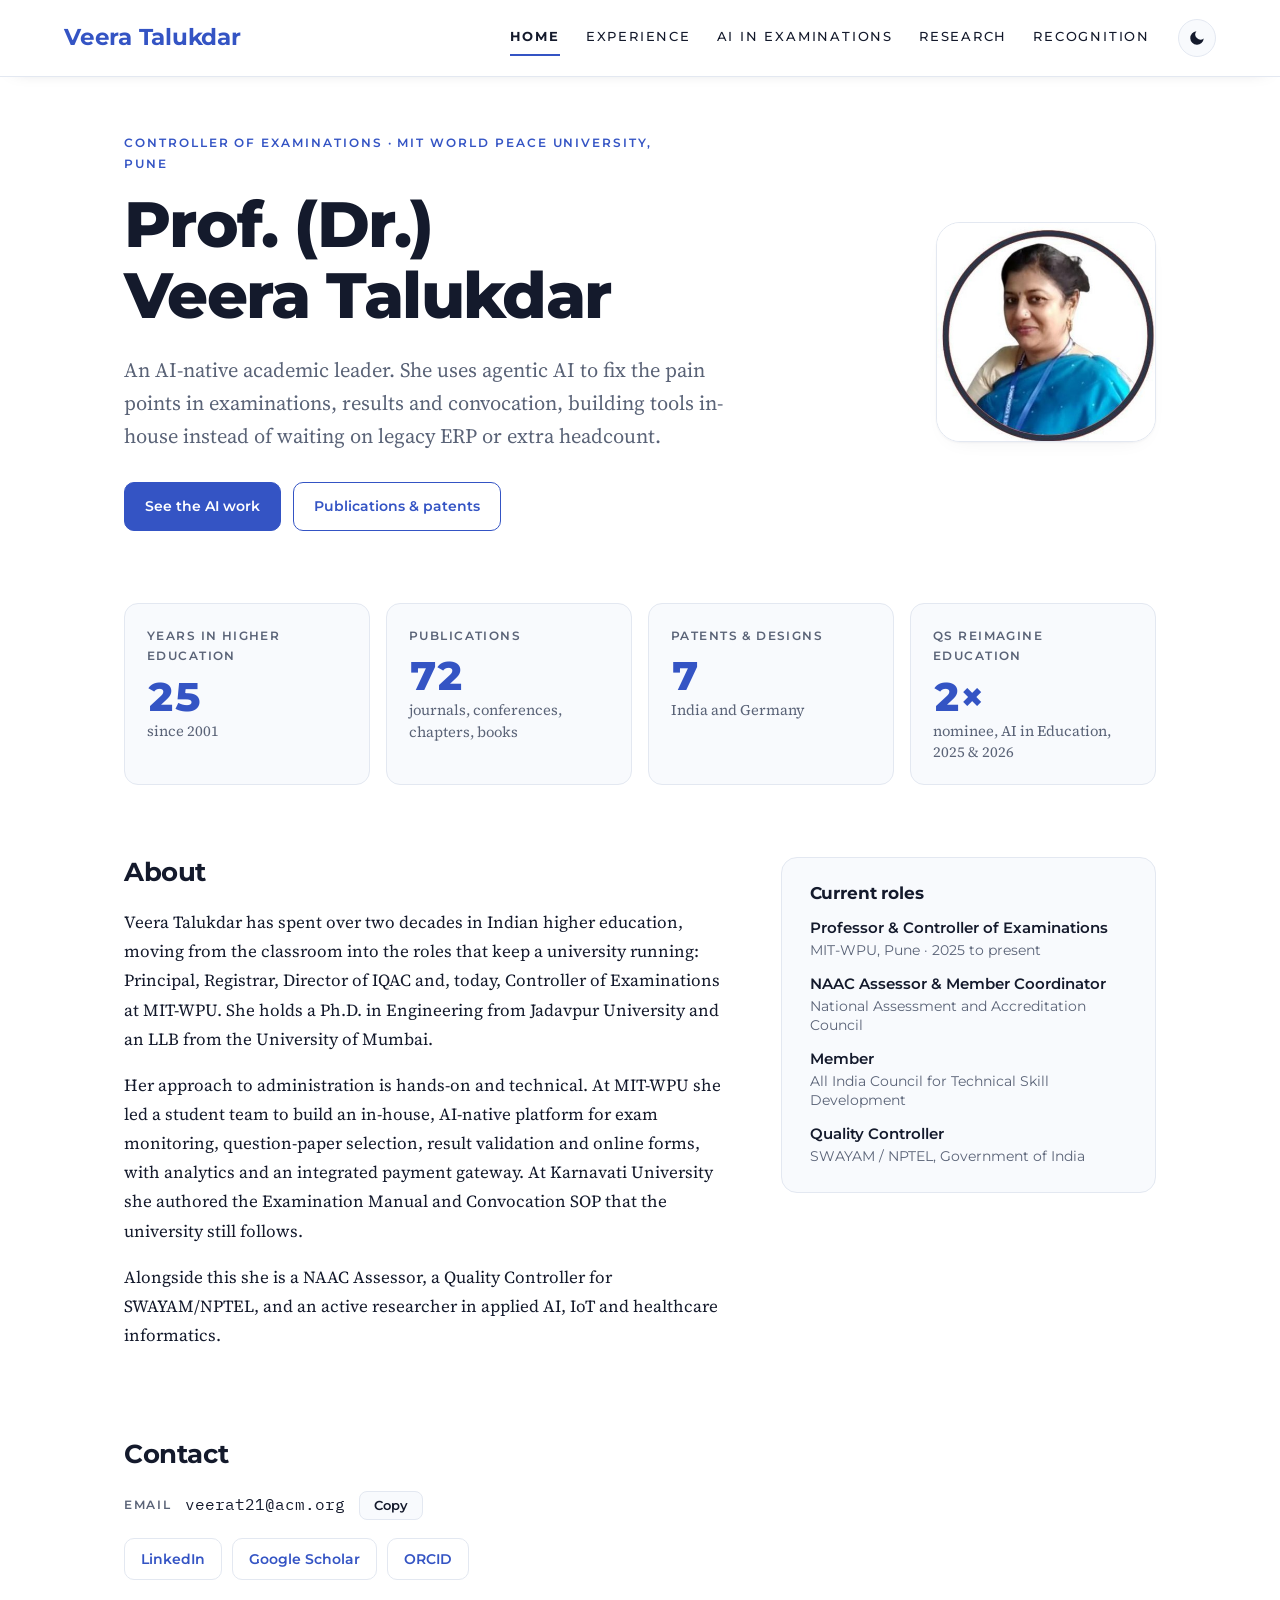
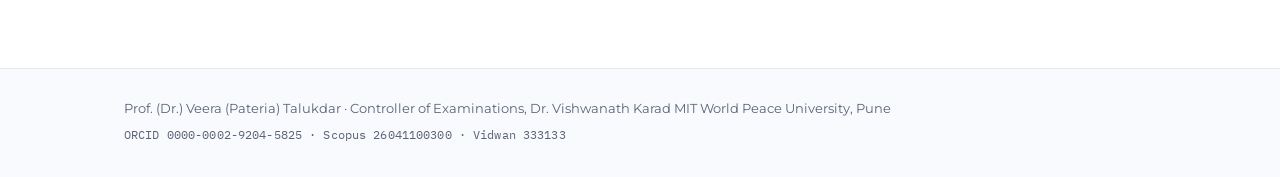
<file: index.html>
<!doctype html><html><head><meta charset=utf8><meta name=viewport content="width=device-width,initial-scale=1,viewport-fit=cover"><style>:root{color-scheme:light;box-sizing:border-box;padding-top:env(safe-area-inset-top,0px);padding-bottom:env(safe-area-inset-bottom,0px)}html{scroll-padding-top:env(safe-area-inset-top,0px)}body{margin:0;padding:0;font:14px -apple-system,BlinkMacSystemFont,sans-serif;background:#faf9f5;color:#141413}img{max-width:100%}[hidden]:not([hidden=until-found i]){display:none!important}</style></head><body>
<title>Prof. Veera Talukdar</title>
<link rel="preconnect" href="https://fonts.googleapis.com"><link rel="preconnect" href="https://fonts.gstatic.com" crossorigin><link rel="stylesheet" href="https://fonts.googleapis.com/css2?family=Montserrat:wght@500;600;700;800&amp;family=Source+Serif+4:ital,opsz,wght@0,8..60,400;0,8..60,600;1,8..60,400&amp;family=IBM+Plex+Mono:wght@400;500&amp;display=swap">
<link rel="stylesheet" href="styles.css">
<script>try{var t=localStorage.getItem("vt-theme");if(t)document.documentElement.setAttribute("data-theme",t)}catch(e){}</script>
<header class="top">
  <div class="top-in">
    <a class="brand" href="index.html">Veera Talukdar</a>
    <nav aria-label="Site"><ul><li><a href="index.html" aria-current="page">Home</a></li><li><a href="experience.html">Experience</a></li><li><a href="ai-in-examinations.html">AI in Examinations</a></li><li><a href="research.html">Research</a></li><li><a href="recognition.html">Recognition</a></li></ul></nav>
    <button type="button" class="theme-toggle" id="themeToggle" aria-label="Switch to dark theme" title="Switch theme">
      <svg class="i-moon" viewBox="0 0 24 24" width="18" height="18" aria-hidden="true"><path fill="currentColor" d="M21 12.8A9 9 0 1 1 11.2 3a7 7 0 0 0 9.8 9.8Z"/></svg>
      <svg class="i-sun" viewBox="0 0 24 24" width="18" height="18" aria-hidden="true"><circle cx="12" cy="12" r="4.5" fill="currentColor"/><g stroke="currentColor" stroke-width="2" stroke-linecap="round"><path d="M12 2v2.5M12 19.5V22M2 12h2.5M19.5 12H22M4.9 4.9l1.8 1.8M17.3 17.3l1.8 1.8M4.9 19.1l1.8-1.8M17.3 6.7l1.8-1.8"/></g></svg>
    </button>
  </div>
</header>
<main class="sheet">

<section class="hero">
  <div class="hero-text">
    <p class="eyebrow">Controller of Examinations &middot; MIT World Peace University, Pune</p>
    <h1>Prof. (Dr.) Veera Talukdar</h1>
    <p class="lede">An AI-native academic leader. She uses agentic AI to fix the pain points in examinations,
    results and convocation, building tools in-house instead of waiting on legacy ERP or extra headcount.</p>
    <div class="actions">
      <a class="btn" href="ai-in-examinations.html">See the AI work</a>
      <a class="btn ghost" href="research.html">Publications &amp; patents</a>
    </div>
  </div>
  <figure class="portrait"><img src="photo.jpg" alt="Portrait of Prof. (Dr.) Veera Talukdar" width="210" height="210"></figure>
</section>

<section class="register" aria-label="At a glance">
  <dl>
    <div><dt>Years in higher education</dt><dd><b>25</b><span>since 2001</span></dd></div>
    <div><dt>Publications</dt><dd><b>72</b><span>journals, conferences, chapters, books</span></dd></div>
    <div><dt>Patents &amp; designs</dt><dd><b>7</b><span>India and Germany</span></dd></div>
    <div><dt>QS Reimagine Education</dt><dd><b>2&times;</b><span>nominee, AI in Education, 2025 &amp; 2026</span></dd></div>
  </dl>
</section>

<section class="split">
  <div>
    <h2>About</h2>
    <p>Veera Talukdar has spent over two decades in Indian higher education, moving from the classroom into
    the roles that keep a university running: Principal, Registrar, Director of IQAC and, today, Controller of
    Examinations at MIT-WPU. She holds a Ph.D. in Engineering from Jadavpur University and an LLB from the
    University of Mumbai.</p>
    <p>Her approach to administration is hands-on and technical. At MIT-WPU she led a student team to build an
    in-house, AI-native platform for exam monitoring, question-paper selection, result validation and
    online forms, with analytics and an integrated payment gateway. At Karnavati University she authored the
    Examination Manual and Convocation SOP that the university still follows.</p>
    <p>Alongside this she is a NAAC Assessor, a Quality Controller for SWAYAM/NPTEL, and an active researcher in
    applied AI, IoT and healthcare informatics.</p>
  </div>
  <aside class="note">
    <h3>Current roles</h3>
    <ul class="plain">
      <li><b>Professor &amp; Controller of Examinations</b><span>MIT-WPU, Pune &middot; 2025 to present</span></li>
      <li><b>NAAC Assessor &amp; Member Coordinator</b><span>National Assessment and Accreditation Council</span></li>
      <li><b>Member</b><span>All India Council for Technical Skill Development</span></li>
      <li><b>Quality Controller</b><span>SWAYAM / NPTEL, Government of India</span></li>
    </ul>
  </aside>
</section>

<section>
  <h2>Contact</h2>
  <div class="contact">
    <div class="copyrow">
      <span class="label">Email</span>
      <code id="email">veerat21@acm.org</code>
      <button type="button" class="copy" data-copy="email">Copy</button>
    </div>
    <ul class="links">
      <li><a href="https://www.linkedin.com/in/dr-veera-pateria-talukdar-26930b17/">LinkedIn</a></li>
      <li><a href="https://scholar.google.com/citations?user=azy2nTkAAAAJ">Google Scholar</a></li>
      <li><a href="https://orcid.org/0000-0002-9204-5825">ORCID</a></li>
      <!-- <li><a href="https://sites.google.com/view/veerat/home">Personal page</a></li> -->
    </ul>
  </div>
</section>

</main>
<footer class="foot">
  <div class="foot-in">
    <p>Prof. (Dr.) Veera (Pateria) Talukdar &middot; Controller of Examinations, Dr. Vishwanath Karad MIT World Peace University, Pune</p>
    <p class="mono">ORCID 0000-0002-9204-5825 &middot; Scopus 26041100300 &middot; Vidwan 333133</p>
  </div>
</footer>
<script src="site.js"></script>

</body></html>
</file>
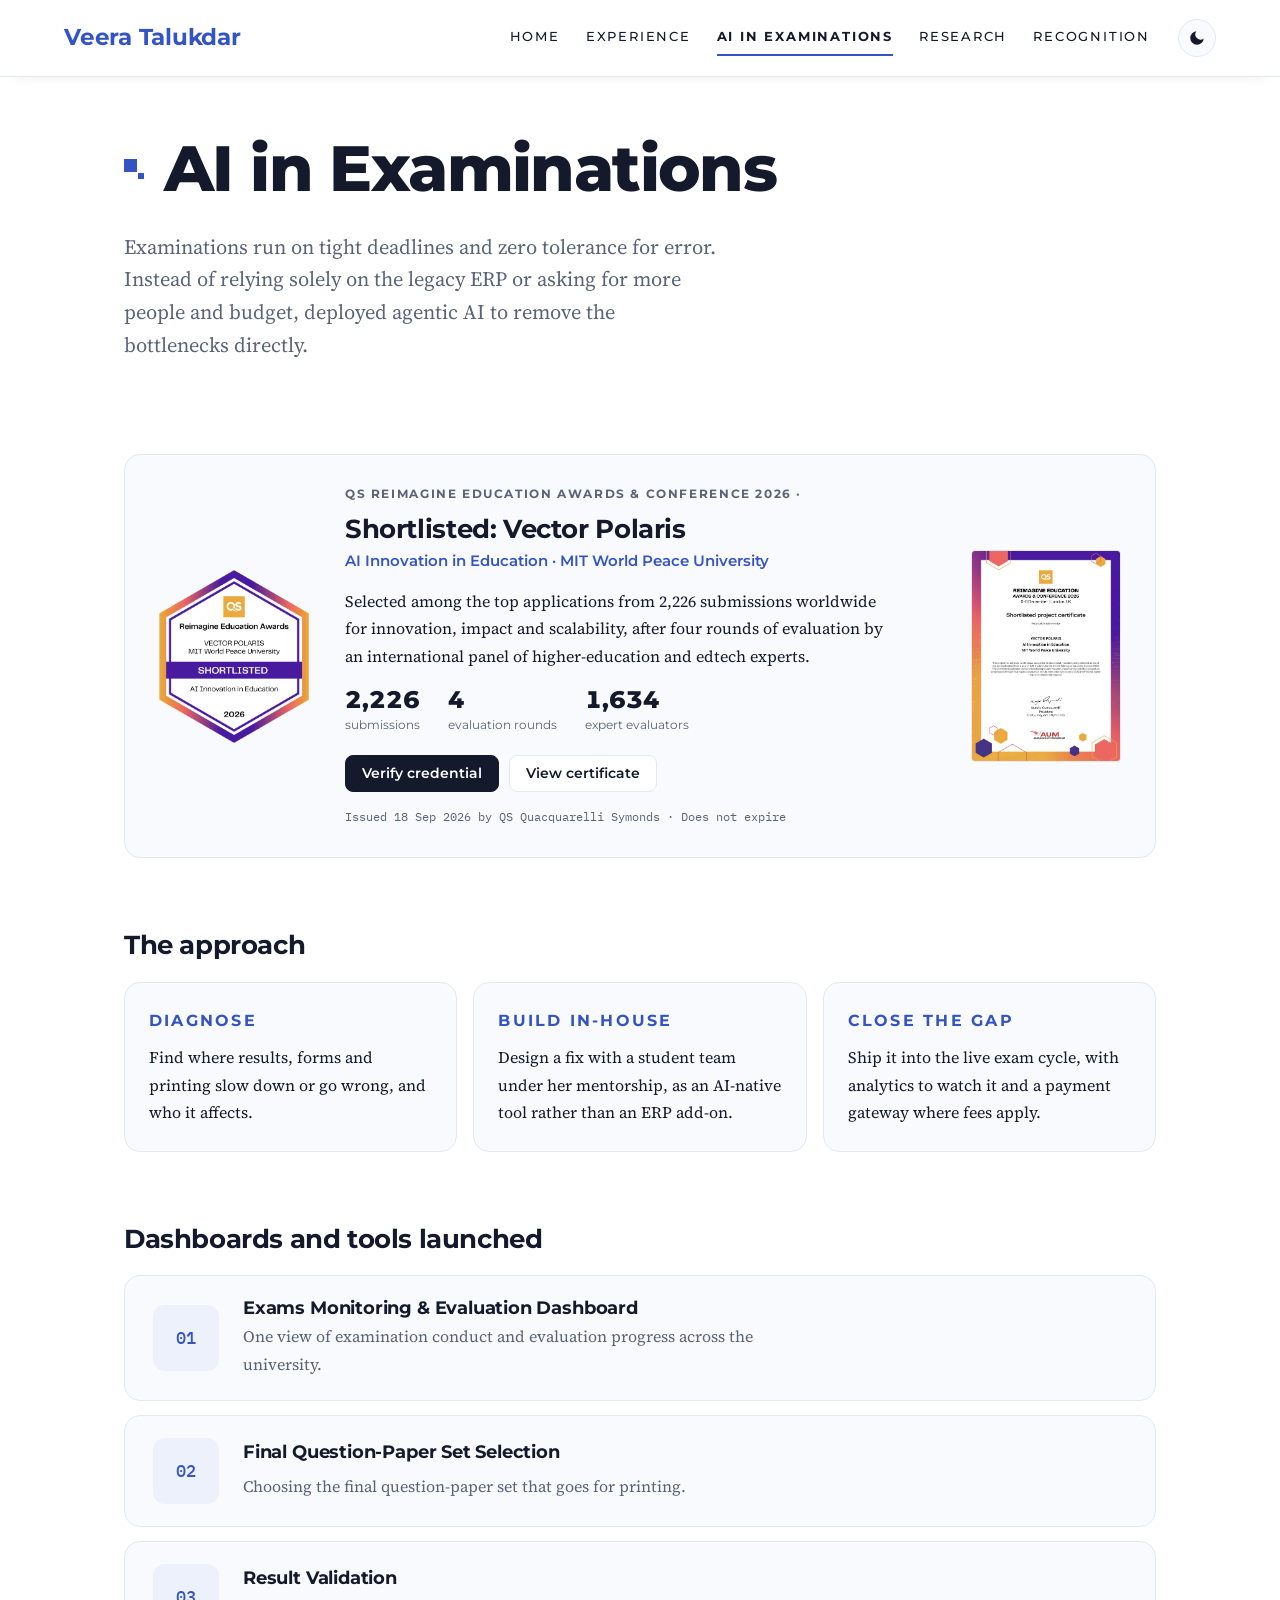
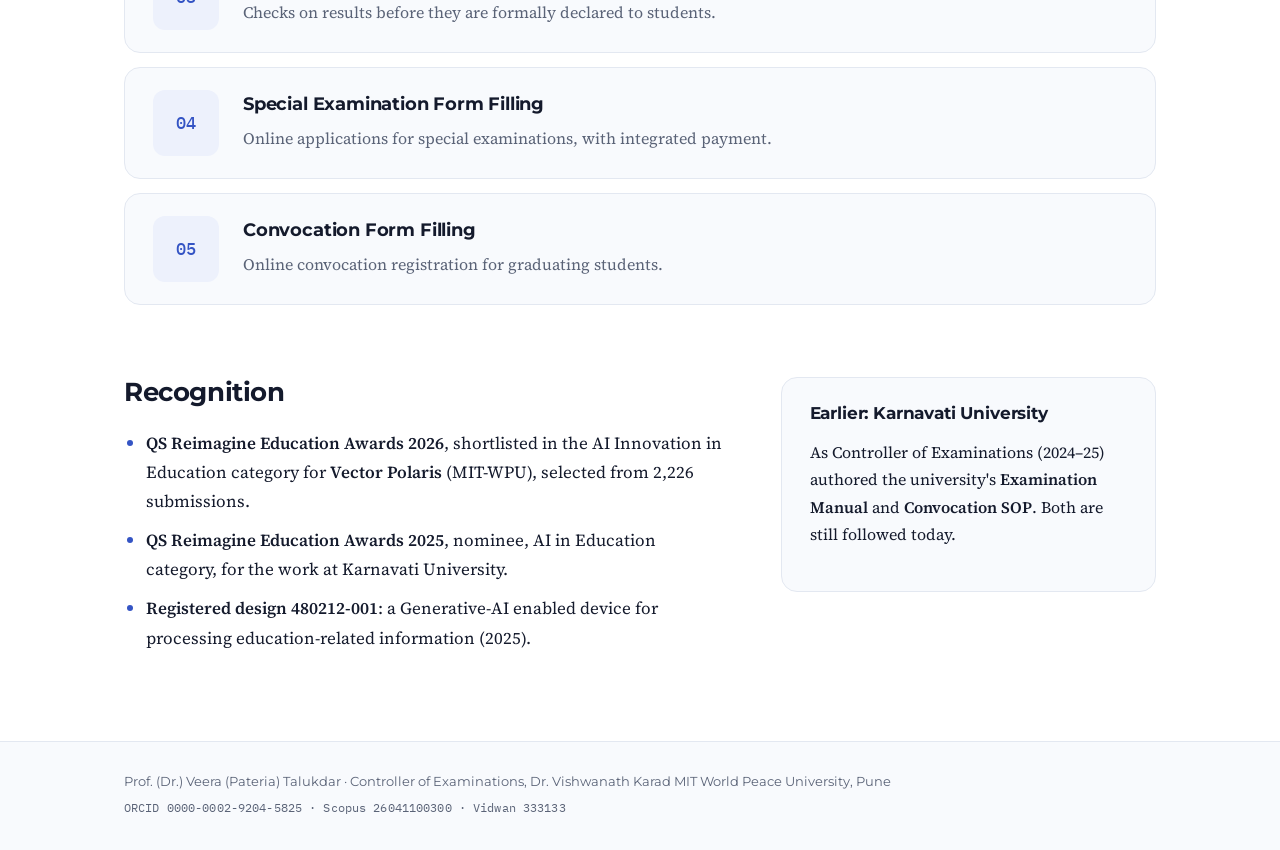
<file: ai-in-examinations.html>
<!doctype html>
<html lang="en">
<head>
<meta charset="utf-8">
<meta name="viewport" content="width=device-width, initial-scale=1, viewport-fit=cover">
<title>AI in Examinations · Veera Talukdar</title>
<link rel="preconnect" href="https://fonts.googleapis.com"><link rel="preconnect" href="https://fonts.gstatic.com" crossorigin><link rel="stylesheet" href="https://fonts.googleapis.com/css2?family=Montserrat:wght@500;600;700;800&amp;family=Source+Serif+4:ital,opsz,wght@0,8..60,400;0,8..60,600;1,8..60,400&amp;family=IBM+Plex+Mono:wght@400;500&amp;display=swap">
<link rel="stylesheet" href="styles.css">
<script>try{var t=localStorage.getItem("vt-theme");if(t)document.documentElement.setAttribute("data-theme",t)}catch(e){}</script>
<style>
/* QS credential: badge, certificate and plain buttons (uses the site's theme tokens) */
.credential {
  display: grid; grid-template-columns: 150px minmax(0, 1fr) 150px; gap: 24px 36px; align-items: center;
  padding: 30px 34px; border: 1px solid var(--border); border-radius: 16px; background: var(--surface);
}
.credential > * { min-width: 0; }
.cred-badge { display: block; width: 150px; max-width: 100%; height: auto; }
.cred-kicker {
  font-family: var(--font-display); font-size: .72rem; font-weight: 700; letter-spacing: .14em; text-transform: uppercase;
  color: var(--muted); margin: 0 0 10px;
}
.credential h2 { margin: 0 0 4px; font-size: 1.6rem; }
.cred-sub { font-family: var(--font-display); font-size: .95rem; color: var(--accent); font-weight: 600; margin: 0 0 14px; }
.credential p.cred-body { margin: 0 0 16px; font-size: 1rem; }
.cred-stats { list-style: none; margin: 0 0 20px; padding: 0; display: flex; flex-wrap: wrap; gap: 10px 28px; }
.cred-stats li { display: grid; }
.cred-stats b {
  font-family: var(--font-display); font-size: 1.5rem; font-weight: 800; line-height: 1.15;
  color: var(--ink); font-variant-numeric: tabular-nums;
}
.cred-stats span { font-family: var(--font-display); font-size: .78rem; color: var(--muted); }
.cred-actions { display: flex; flex-wrap: wrap; align-items: center; gap: 10px; }
.cred-btn {
  display: inline-block; padding: 9px 16px; border-radius: 8px; cursor: pointer; text-decoration: none;
  font-family: var(--font-display); font-size: .86rem; font-weight: 600; line-height: 1.2;
  border: 1px solid var(--border); background: var(--bg); color: var(--ink);
}
.cred-btn:hover { border-color: var(--ink); text-decoration: none; }
.cred-btn.primary { background: var(--ink); border-color: var(--ink); color: var(--bg); }
.cred-btn.primary:hover { background: var(--accent); border-color: var(--accent); }
.cred-meta { font-family: var(--font-mono); font-size: .78rem; color: var(--muted); margin: 14px 0 0; }
.cert-thumb { display: block; padding: 0; border: 0; background: none; cursor: zoom-in; justify-self: end; }
.cert-thumb img {
  display: block; width: 150px; max-width: 100%; height: auto; border-radius: 4px;
  border: 1px solid var(--border);
}
.cert-thumb:hover img { border-color: var(--ink); }
.cert-dialog {
  width: min(720px, calc(100vw - 32px)); max-height: calc(100vh - 32px); padding: 0; border: 1px solid var(--border);
  border-radius: 12px; background: var(--bg); color: var(--ink);
}
.cert-dialog::backdrop { background: rgba(14, 18, 32, .6); }
.cert-dialog-in { display: grid; gap: 12px; padding: 16px; }
.cert-dialog-head { display: flex; align-items: center; justify-content: space-between; gap: 16px; }
.cert-dialog-head p { margin: 0; font-family: var(--font-display); font-weight: 700; font-size: .92rem; }
.cert-dialog img { display: block; width: 100%; height: auto; max-height: calc(100vh - 150px); object-fit: contain; }
@media (max-width: 860px) {
  .credential { grid-template-columns: 120px minmax(0, 1fr); }
  .cred-badge { width: 120px; }
  .cert-thumb { display: none; }
}
@media (max-width: 560px) {
  .credential { grid-template-columns: minmax(0, 1fr); padding: 24px 20px; }
  .cred-badge { width: 110px; }
}
</style>
</head>
<body>
<header class="top">
  <div class="top-in">
    <a class="brand" href="index.html">Veera Talukdar</a>
    <nav aria-label="Site"><ul><li><a href="index.html">Home</a></li><li><a href="experience.html">Experience</a></li><li><a href="ai-in-examinations.html" aria-current="page">AI in Examinations</a></li><li><a href="research.html">Research</a></li><li><a href="recognition.html">Recognition</a></li></ul></nav>
    <button type="button" class="theme-toggle" id="themeToggle" aria-label="Switch to dark theme" title="Switch theme">
      <svg class="i-moon" viewBox="0 0 24 24" width="18" height="18" aria-hidden="true"><path fill="currentColor" d="M21 12.8A9 9 0 1 1 11.2 3a7 7 0 0 0 9.8 9.8Z"/></svg>
      <svg class="i-sun" viewBox="0 0 24 24" width="18" height="18" aria-hidden="true"><circle cx="12" cy="12" r="4.5" fill="currentColor"/><g stroke="currentColor" stroke-width="2" stroke-linecap="round"><path d="M12 2v2.5M12 19.5V22M2 12h2.5M19.5 12H22M4.9 4.9l1.8 1.8M17.3 17.3l1.8 1.8M4.9 19.1l1.8-1.8M17.3 6.7l1.8-1.8"/></g></svg>
    </button>
  </div>
</header>
<main class="sheet">

<header class="page-head">
  <h1>AI in Examinations</h1>
  <p class="lede">Examinations run on tight deadlines and zero tolerance for error. Instead of relying solely on
  the legacy ERP or asking for more people and budget,  deployed agentic AI to remove the bottlenecks directly.</p>
</header>

<section class="credential" aria-labelledby="cred-title">
  <img class="cred-badge" src="/qs-2026-badge.png" width="150" height="173"
       alt="QS Reimagine Education Awards 2026 badge: Vector Polaris, MIT World Peace University, Shortlisted, AI Innovation in Education">
  <div>
    <p class="cred-kicker">QS Reimagine Education Awards &amp; Conference 2026 &middot</p>
    <h2 id="cred-title">Shortlisted: Vector Polaris</h2>
    <p class="cred-sub">AI Innovation in Education &middot; MIT World Peace University</p>
    <p class="cred-body">Selected among the top applications from 2,226 submissions worldwide for innovation, impact and
    scalability, after four rounds of evaluation by an international panel of higher-education and edtech experts.</p>
    <ul class="cred-stats">
      <li><b>2,226</b><span>submissions</span></li>
      <li><b>4</b><span>evaluation rounds</span></li>
      <li><b>1,634</b><span>expert evaluators</span></li>
    </ul>
    <div class="cred-actions">
      <a class="cred-btn primary" href="https://www.credential.net/5abb5b8d-9291-4022-9406-ef1fc9f77c1b" target="_blank" rel="noopener">Verify credential</a>
      <button type="button" class="cred-btn" id="certOpen" aria-haspopup="dialog" aria-controls="certDialog">View certificate</button>
    </div>
    <p class="cred-meta">Issued 18 Sep 2026 by QS Quacquarelli Symonds &middot; Does not expire</p>
  </div>
  <button type="button" class="cert-thumb" id="certThumb" aria-label="View certificate">
    <img src="/qs-2026-certificate.jpg" width="150" height="212" alt="">
  </button>
</section>

<dialog class="cert-dialog" id="certDialog" aria-labelledby="certDialogTitle">
  <div class="cert-dialog-in">
    <div class="cert-dialog-head">
      <p id="certDialogTitle">Shortlisted project certificate &middot; QS Reimagine Education 2026</p>
      <button type="button" class="cred-btn" id="certClose">Close</button>
    </div>
    <img src="/qs-2026-certificate.jpg" width="950" height="1345"
         alt="QS Reimagine Education Awards &amp; Conference 2026 shortlisted project certificate for Vector Polaris, AI Innovation in Education, MIT World Peace University">
  </div>
</dialog>
<script>
(function () {
  var d = document.getElementById("certDialog");
  var openers = [document.getElementById("certOpen"), document.getElementById("certThumb")];
  if (!d || typeof d.showModal !== "function") {
    openers.forEach(function (o) { if (o) o.addEventListener("click", function () { window.location.href = "images/qs-2026-certificate.jpg"; }); });
    return;
  }
  openers.forEach(function (o) { if (o) o.addEventListener("click", function () { d.showModal(); }); });
  document.getElementById("certClose").addEventListener("click", function () { d.close(); });
  d.addEventListener("click", function (e) { if (e.target === d) d.close(); });
})();
</script>

<section>
  <h2>The approach</h2>
  <div class="trio">
    <div><p class="mono step">Diagnose</p><p>Find where results, forms and printing slow down or go wrong, and who it affects.</p></div>
    <div><p class="mono step">Build in-house</p><p>Design a fix with a student team under her mentorship, as an AI-native tool rather than an ERP add-on.</p></div>
    <div><p class="mono step">Close the gap</p><p>Ship it into the live exam cycle, with analytics to watch it and a payment gateway where fees apply.</p></div>
  </div>
</section>

<section>
  <h2>Dashboards and tools launched</h2>
  <ol class="tools">
    <li><h3>Exams Monitoring &amp; Evaluation Dashboard</h3><p>One view of examination conduct and evaluation progress across the university.</p></li>
    <li><h3>Final Question-Paper Set Selection</h3><p>Choosing the final question-paper set that goes for printing.</p></li>
    <li><h3>Result Validation</h3><p>Checks on results before they are formally declared to students.</p></li>
    <li><h3>Special Examination Form Filling</h3><p>Online applications for special examinations, with integrated payment.</p></li>
    <li><h3>Convocation Form Filling</h3><p>Online convocation registration for graduating students.</p></li>
  </ol>
</section>

<section class="split">
  <div>
    <h2>Recognition</h2>
    <ul class="ticks">
      <li><b>QS Reimagine Education Awards 2026</b>, shortlisted in the AI Innovation in Education category for <b>Vector Polaris</b> (MIT-WPU), selected from 2,226 submissions.</li>
      <li><b>QS Reimagine Education Awards 2025</b>, nominee, AI in Education category, for the work at Karnavati University.</li>
      <li><b>Registered design 480212-001</b>: a Generative-AI enabled device for processing education-related information (2025).</li>
    </ul>
  </div>
  <aside class="note">
    <h3>Earlier: Karnavati University</h3>
    <p>As Controller of Examinations (2024&ndash;25)  authored the university's <b>Examination Manual</b> and
    <b>Convocation SOP</b>. Both are still followed today.</p>
  </aside>
</section>

</main>
<footer class="foot">
  <div class="foot-in">
    <p>Prof. (Dr.) Veera (Pateria) Talukdar &middot; Controller of Examinations, Dr. Vishwanath Karad MIT World Peace University, Pune</p>
    <p class="mono">ORCID 0000-0002-9204-5825 &middot; Scopus 26041100300 &middot; Vidwan 333133</p>
  </div>
</footer>
<script src="site.js"></script>
</body>
</html>
</file>
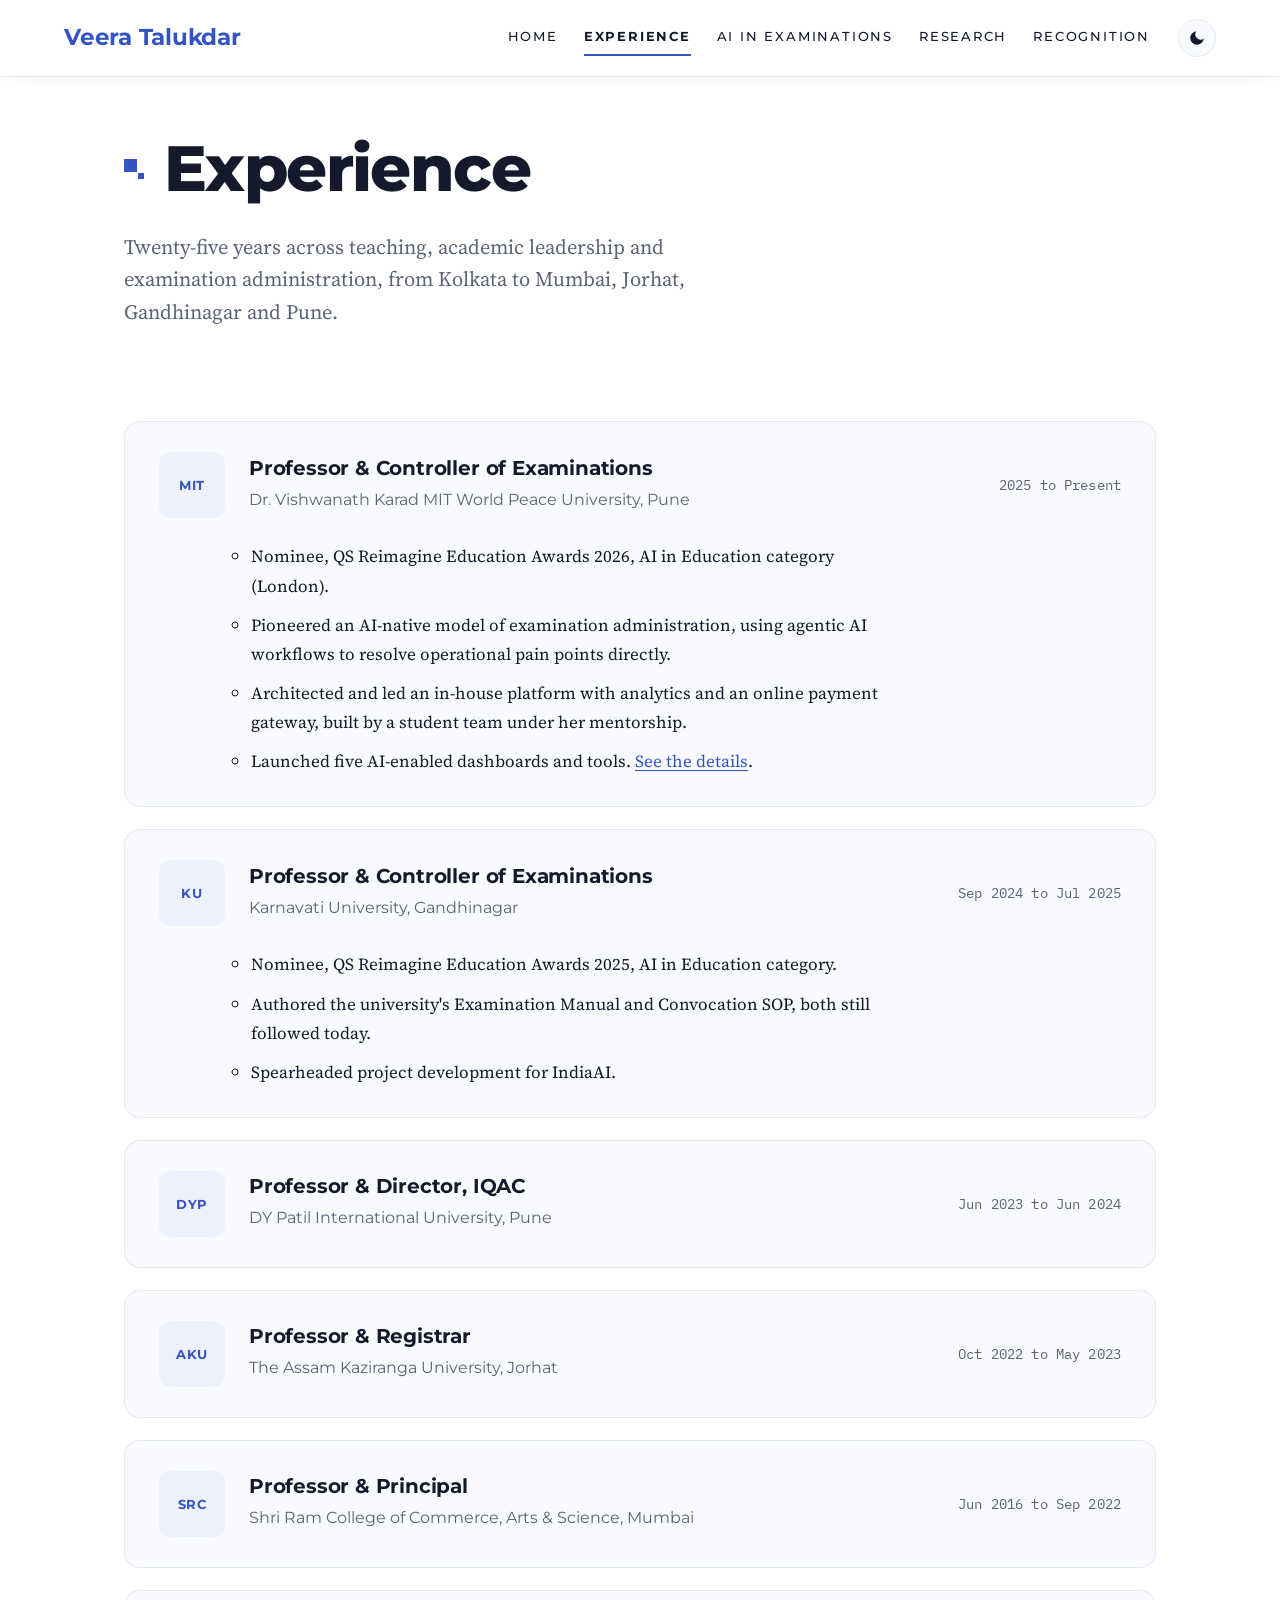
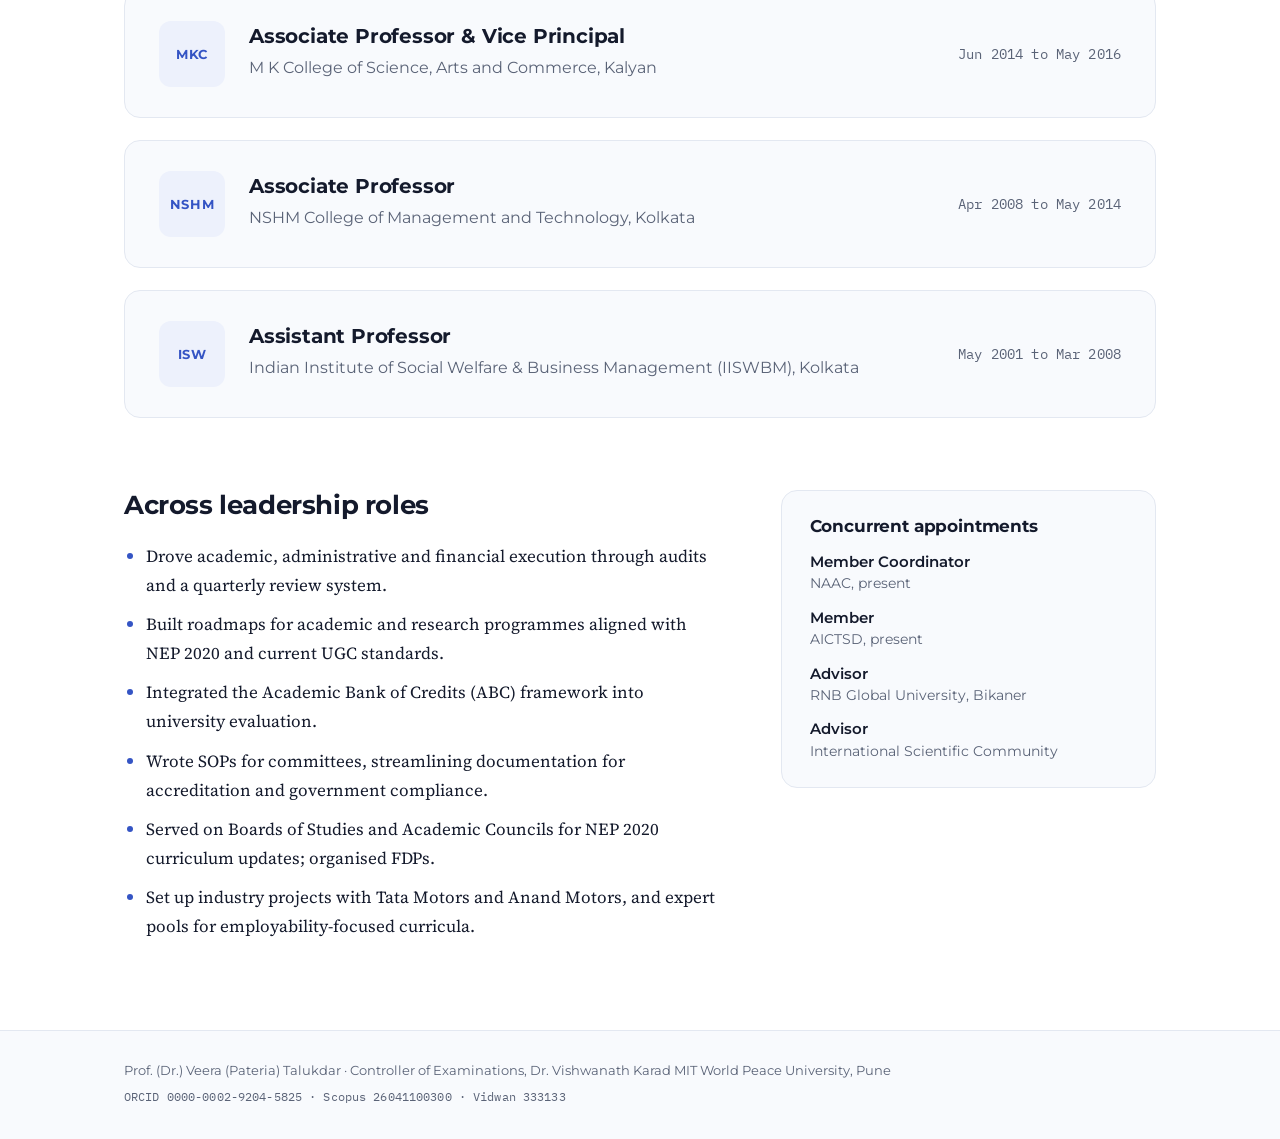
<file: experience.html>
<!doctype html>
<html lang="en">
<head>
<meta charset="utf-8">
<meta name="viewport" content="width=device-width, initial-scale=1, viewport-fit=cover">
<title>Experience · Veera Talukdar</title>
<link rel="preconnect" href="https://fonts.googleapis.com"><link rel="preconnect" href="https://fonts.gstatic.com" crossorigin><link rel="stylesheet" href="https://fonts.googleapis.com/css2?family=Montserrat:wght@500;600;700;800&amp;family=Source+Serif+4:ital,opsz,wght@0,8..60,400;0,8..60,600;1,8..60,400&amp;family=IBM+Plex+Mono:wght@400;500&amp;display=swap">
<link rel="stylesheet" href="styles.css">
<script>try{var t=localStorage.getItem("vt-theme");if(t)document.documentElement.setAttribute("data-theme",t)}catch(e){}</script>
</head>
<body>
<header class="top">
  <div class="top-in">
    <a class="brand" href="index.html">Veera Talukdar</a>
    <nav aria-label="Site"><ul><li><a href="index.html">Home</a></li><li><a href="experience.html" aria-current="page">Experience</a></li><li><a href="ai-in-examinations.html">AI in Examinations</a></li><li><a href="research.html">Research</a></li><li><a href="recognition.html">Recognition</a></li></ul></nav>
    <button type="button" class="theme-toggle" id="themeToggle" aria-label="Switch to dark theme" title="Switch theme">
      <svg class="i-moon" viewBox="0 0 24 24" width="18" height="18" aria-hidden="true"><path fill="currentColor" d="M21 12.8A9 9 0 1 1 11.2 3a7 7 0 0 0 9.8 9.8Z"/></svg>
      <svg class="i-sun" viewBox="0 0 24 24" width="18" height="18" aria-hidden="true"><circle cx="12" cy="12" r="4.5" fill="currentColor"/><g stroke="currentColor" stroke-width="2" stroke-linecap="round"><path d="M12 2v2.5M12 19.5V22M2 12h2.5M19.5 12H22M4.9 4.9l1.8 1.8M17.3 17.3l1.8 1.8M4.9 19.1l1.8-1.8M17.3 6.7l1.8-1.8"/></g></svg>
    </button>
  </div>
</header>
<main class="sheet">

<header class="page-head">
  <h1>Experience</h1>
  <p class="lede">Twenty-five years across teaching, academic leadership and examination administration, from Kolkata to Mumbai, Jorhat, Gandhinagar and Pune.</p>
</header>
<ol class="timeline"><li class="card role"><div class="role-top"><span class="badge" aria-hidden="true">MIT</span><div class="role-id"><h3>Professor &amp; Controller of Examinations</h3><p class="org">Dr. Vishwanath Karad MIT World Peace University, Pune</p></div><p class="when mono">2025 to Present</p></div><ul><li>Nominee, QS Reimagine Education Awards 2026, AI in Education category (London).</li><li>Pioneered an AI-native model of examination administration, using agentic AI workflows to resolve operational pain points directly.</li><li>Architected and led an in-house platform with analytics and an online payment gateway, built by a student team under her mentorship.</li><li>Launched five AI-enabled dashboards and tools. <a href="ai-in-examinations.html">See the details</a>.</li></ul></li><li class="card role"><div class="role-top"><span class="badge" aria-hidden="true">KU</span><div class="role-id"><h3>Professor &amp; Controller of Examinations</h3><p class="org">Karnavati University, Gandhinagar</p></div><p class="when mono">Sep 2024 to Jul 2025</p></div><ul><li>Nominee, QS Reimagine Education Awards 2025, AI in Education category.</li><li>Authored the university's Examination Manual and Convocation SOP, both still followed today.</li><li>Spearheaded project development for IndiaAI.</li></ul></li><li class="card role"><div class="role-top"><span class="badge" aria-hidden="true">DYP</span><div class="role-id"><h3>Professor &amp; Director, IQAC</h3><p class="org">DY Patil International University, Pune</p></div><p class="when mono">Jun 2023 to Jun 2024</p></div></li><li class="card role"><div class="role-top"><span class="badge" aria-hidden="true">AKU</span><div class="role-id"><h3>Professor &amp; Registrar</h3><p class="org">The Assam Kaziranga University, Jorhat</p></div><p class="when mono">Oct 2022 to May 2023</p></div></li><li class="card role"><div class="role-top"><span class="badge" aria-hidden="true">SRC</span><div class="role-id"><h3>Professor &amp; Principal</h3><p class="org">Shri Ram College of Commerce, Arts &amp; Science, Mumbai</p></div><p class="when mono">Jun 2016 to Sep 2022</p></div></li><li class="card role"><div class="role-top"><span class="badge" aria-hidden="true">MKC</span><div class="role-id"><h3>Associate Professor &amp; Vice Principal</h3><p class="org">M K College of Science, Arts and Commerce, Kalyan</p></div><p class="when mono">Jun 2014 to May 2016</p></div></li><li class="card role"><div class="role-top"><span class="badge" aria-hidden="true">NSHM</span><div class="role-id"><h3>Associate Professor</h3><p class="org">NSHM College of Management and Technology, Kolkata</p></div><p class="when mono">Apr 2008 to May 2014</p></div></li><li class="card role"><div class="role-top"><span class="badge" aria-hidden="true">ISW</span><div class="role-id"><h3>Assistant Professor</h3><p class="org">Indian Institute of Social Welfare &amp; Business Management (IISWBM), Kolkata</p></div><p class="when mono">May 2001 to Mar 2008</p></div></li></ol>

<section class="split">
  <div>
    <h2>Across leadership roles</h2>
    <ul class="ticks">
      <li>Drove academic, administrative and financial execution through audits and a quarterly review system.</li>
      <li>Built roadmaps for academic and research programmes aligned with NEP 2020 and current UGC standards.</li>
      <li>Integrated the Academic Bank of Credits (ABC) framework into university evaluation.</li>
      <li>Wrote SOPs for committees, streamlining documentation for accreditation and government compliance.</li>
      <li>Served on Boards of Studies and Academic Councils for NEP 2020 curriculum updates; organised FDPs.</li>
      <li>Set up industry projects with Tata Motors and Anand Motors, and expert pools for employability-focused curricula.</li>
    </ul>
  </div>
  <aside class="note">
    <h3>Concurrent appointments</h3>
    <ul class="plain">
      <li><b>Member Coordinator</b><span>NAAC, present</span></li>
      <li><b>Member</b><span>AICTSD, present</span></li>
      <li><b>Advisor</b><span>RNB Global University, Bikaner</span></li>
      <li><b>Advisor</b><span>International Scientific Community</span></li>
    </ul>
  </aside>
</section>

</main>
<footer class="foot">
  <div class="foot-in">
    <p>Prof. (Dr.) Veera (Pateria) Talukdar &middot; Controller of Examinations, Dr. Vishwanath Karad MIT World Peace University, Pune</p>
    <p class="mono">ORCID 0000-0002-9204-5825 &middot; Scopus 26041100300 &middot; Vidwan 333133</p>
  </div>
</footer>
<script src="site.js"></script>
</body>
</html>
</file>
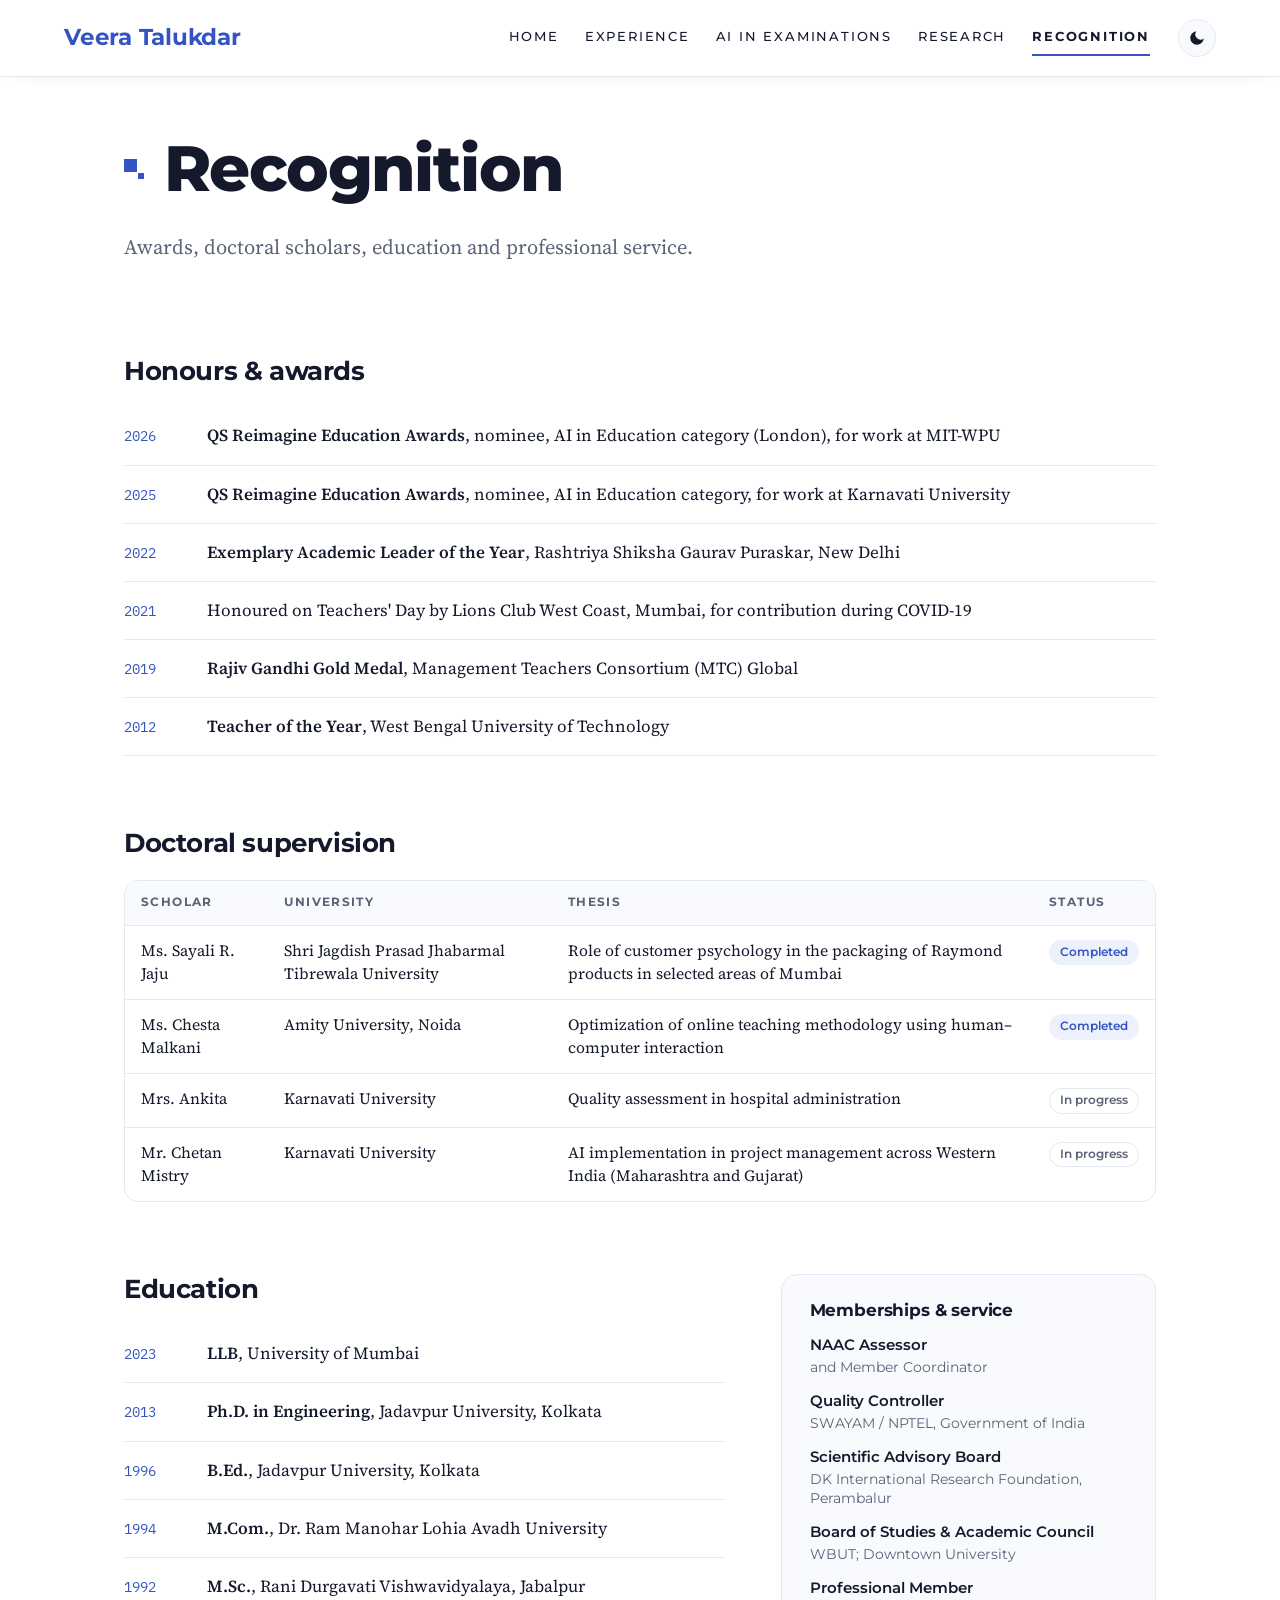
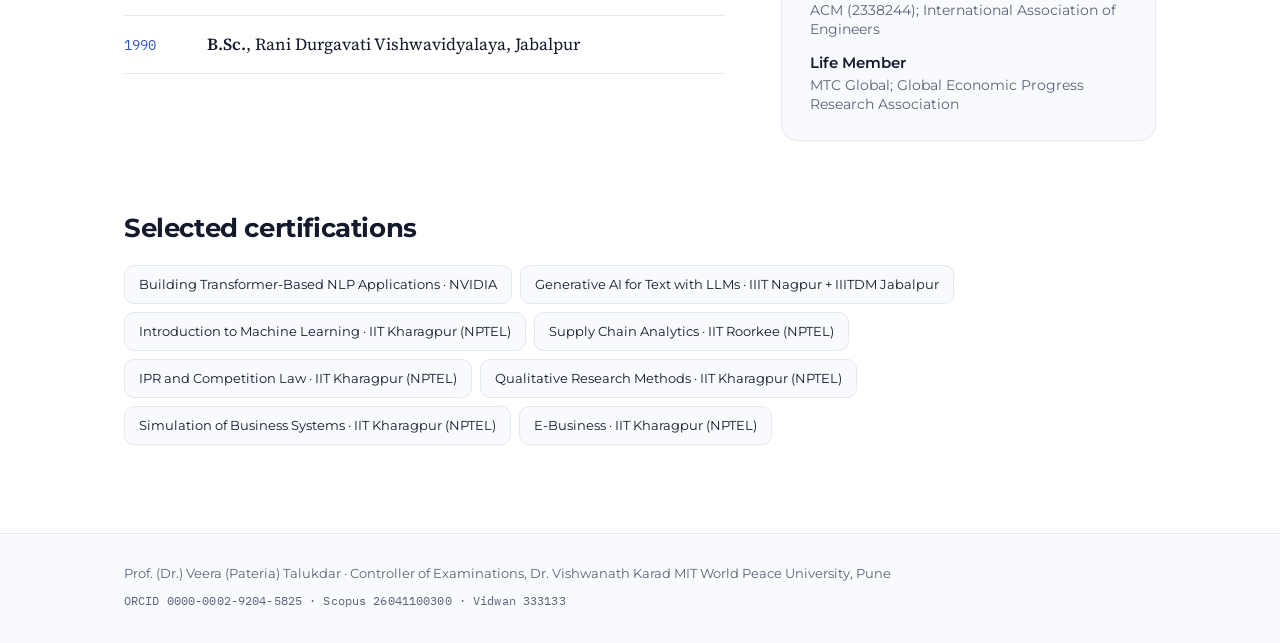
<file: recognition.html>
<!doctype html>
<html lang="en">
<head>
<meta charset="utf-8">
<meta name="viewport" content="width=device-width, initial-scale=1, viewport-fit=cover">
<title>Recognition · Veera Talukdar</title>
<link rel="preconnect" href="https://fonts.googleapis.com"><link rel="preconnect" href="https://fonts.gstatic.com" crossorigin><link rel="stylesheet" href="https://fonts.googleapis.com/css2?family=Montserrat:wght@500;600;700;800&amp;family=Source+Serif+4:ital,opsz,wght@0,8..60,400;0,8..60,600;1,8..60,400&amp;family=IBM+Plex+Mono:wght@400;500&amp;display=swap">
<link rel="stylesheet" href="styles.css">
<script>try{var t=localStorage.getItem("vt-theme");if(t)document.documentElement.setAttribute("data-theme",t)}catch(e){}</script>
</head>
<body>
<header class="top">
  <div class="top-in">
    <a class="brand" href="index.html">Veera Talukdar</a>
    <nav aria-label="Site"><ul><li><a href="index.html">Home</a></li><li><a href="experience.html">Experience</a></li><li><a href="ai-in-examinations.html">AI in Examinations</a></li><li><a href="research.html">Research</a></li><li><a href="recognition.html" aria-current="page">Recognition</a></li></ul></nav>
    <button type="button" class="theme-toggle" id="themeToggle" aria-label="Switch to dark theme" title="Switch theme">
      <svg class="i-moon" viewBox="0 0 24 24" width="18" height="18" aria-hidden="true"><path fill="currentColor" d="M21 12.8A9 9 0 1 1 11.2 3a7 7 0 0 0 9.8 9.8Z"/></svg>
      <svg class="i-sun" viewBox="0 0 24 24" width="18" height="18" aria-hidden="true"><circle cx="12" cy="12" r="4.5" fill="currentColor"/><g stroke="currentColor" stroke-width="2" stroke-linecap="round"><path d="M12 2v2.5M12 19.5V22M2 12h2.5M19.5 12H22M4.9 4.9l1.8 1.8M17.3 17.3l1.8 1.8M4.9 19.1l1.8-1.8M17.3 6.7l1.8-1.8"/></g></svg>
    </button>
  </div>
</header>
<main class="sheet">

<header class="page-head">
  <h1>Recognition</h1>
  <p class="lede">Awards, doctoral scholars, education and professional service.</p>
</header>

<section>
  <h2>Honours &amp; awards</h2>
  <ol class="awards">
    <li><span class="mono yr">2026</span><div><b>QS Reimagine Education Awards</b>, nominee, AI in Education category (London), for work at MIT-WPU</div></li>
    <li><span class="mono yr">2025</span><div><b>QS Reimagine Education Awards</b>, nominee, AI in Education category, for work at Karnavati University</div></li>
    <li><span class="mono yr">2022</span><div><b>Exemplary Academic Leader of the Year</b>, Rashtriya Shiksha Gaurav Puraskar, New Delhi</div></li>
    <li><span class="mono yr">2021</span><div>Honoured on Teachers' Day by Lions Club West Coast, Mumbai, for contribution during COVID-19</div></li>
    <li><span class="mono yr">2019</span><div><b>Rajiv Gandhi Gold Medal</b>, Management Teachers Consortium (MTC) Global</div></li>
    <li><span class="mono yr">2012</span><div><b>Teacher of the Year</b>, West Bengal University of Technology</div></li>
  </ol>
</section>

<section>
  <h2>Doctoral supervision</h2>
  <div class="tablewrap">
    <table>
      <thead><tr><th>Scholar</th><th>University</th><th>Thesis</th><th>Status</th></tr></thead>
      <tbody>
        <tr><td>Ms. Sayali R. Jaju</td><td>Shri Jagdish Prasad Jhabarmal Tibrewala University</td><td>Role of customer psychology in the packaging of Raymond products in selected areas of Mumbai</td><td><span class="pill done">Completed</span></td></tr>
        <tr><td>Ms. Chesta Malkani</td><td>Amity University, Noida</td><td>Optimization of online teaching methodology using human&ndash;computer interaction</td><td><span class="pill done">Completed</span></td></tr>
        <tr><td>Mrs. Ankita</td><td>Karnavati University</td><td>Quality assessment in hospital administration</td><td><span class="pill">In progress</span></td></tr>
        <tr><td>Mr. Chetan Mistry</td><td>Karnavati University</td><td>AI implementation in project management across Western India (Maharashtra and Gujarat)</td><td><span class="pill">In progress</span></td></tr>
      </tbody>
    </table>
  </div>
</section>

<section class="split">
  <div>
    <h2>Education</h2>
    <ol class="awards">
      <li><span class="mono yr">2023</span><div><b>LLB</b>, University of Mumbai</div></li>
      <li><span class="mono yr">2013</span><div><b>Ph.D. in Engineering</b>, Jadavpur University, Kolkata</div></li>
      <li><span class="mono yr">1996</span><div><b>B.Ed.</b>, Jadavpur University, Kolkata</div></li>
      <li><span class="mono yr">1994</span><div><b>M.Com.</b>, Dr. Ram Manohar Lohia Avadh University</div></li>
      <li><span class="mono yr">1992</span><div><b>M.Sc.</b>, Rani Durgavati Vishwavidyalaya, Jabalpur</div></li>
      <li><span class="mono yr">1990</span><div><b>B.Sc.</b>, Rani Durgavati Vishwavidyalaya, Jabalpur</div></li>
    </ol>
  </div>
  <aside class="note">
    <h3>Memberships &amp; service</h3>
    <ul class="plain">
      <li><b>NAAC Assessor</b><span>and Member Coordinator</span></li>
      <li><b>Quality Controller</b><span>SWAYAM / NPTEL, Government of India</span></li>
      <li><b>Scientific Advisory Board</b><span>DK International Research Foundation, Perambalur</span></li>
      <li><b>Board of Studies &amp; Academic Council</b><span>WBUT; Downtown University</span></li>
      <li><b>Professional Member</b><span>ACM (2338244); International Association of Engineers</span></li>
      <li><b>Life Member</b><span>MTC Global; Global Economic Progress Research Association</span></li>
    </ul>
  </aside>
</section>

<section>
  <h2>Selected certifications</h2>
  <ul class="tags">
    <li>Building Transformer-Based NLP Applications &middot; NVIDIA</li>
    <li>Generative AI for Text with LLMs &middot; IIIT Nagpur + IIITDM Jabalpur</li>
    <li>Introduction to Machine Learning &middot; IIT Kharagpur (NPTEL)</li>
    <li>Supply Chain Analytics &middot; IIT Roorkee (NPTEL)</li>
    <li>IPR and Competition Law &middot; IIT Kharagpur (NPTEL)</li>
    <li>Qualitative Research Methods &middot; IIT Kharagpur (NPTEL)</li>
    <li>Simulation of Business Systems &middot; IIT Kharagpur (NPTEL)</li>
    <li>E-Business &middot; IIT Kharagpur (NPTEL)</li>
  </ul>
</section>

</main>
<footer class="foot">
  <div class="foot-in">
    <p>Prof. (Dr.) Veera (Pateria) Talukdar &middot; Controller of Examinations, Dr. Vishwanath Karad MIT World Peace University, Pune</p>
    <p class="mono">ORCID 0000-0002-9204-5825 &middot; Scopus 26041100300 &middot; Vidwan 333133</p>
  </div>
</footer>
<script src="site.js"></script>
</body>
</html>
</file>
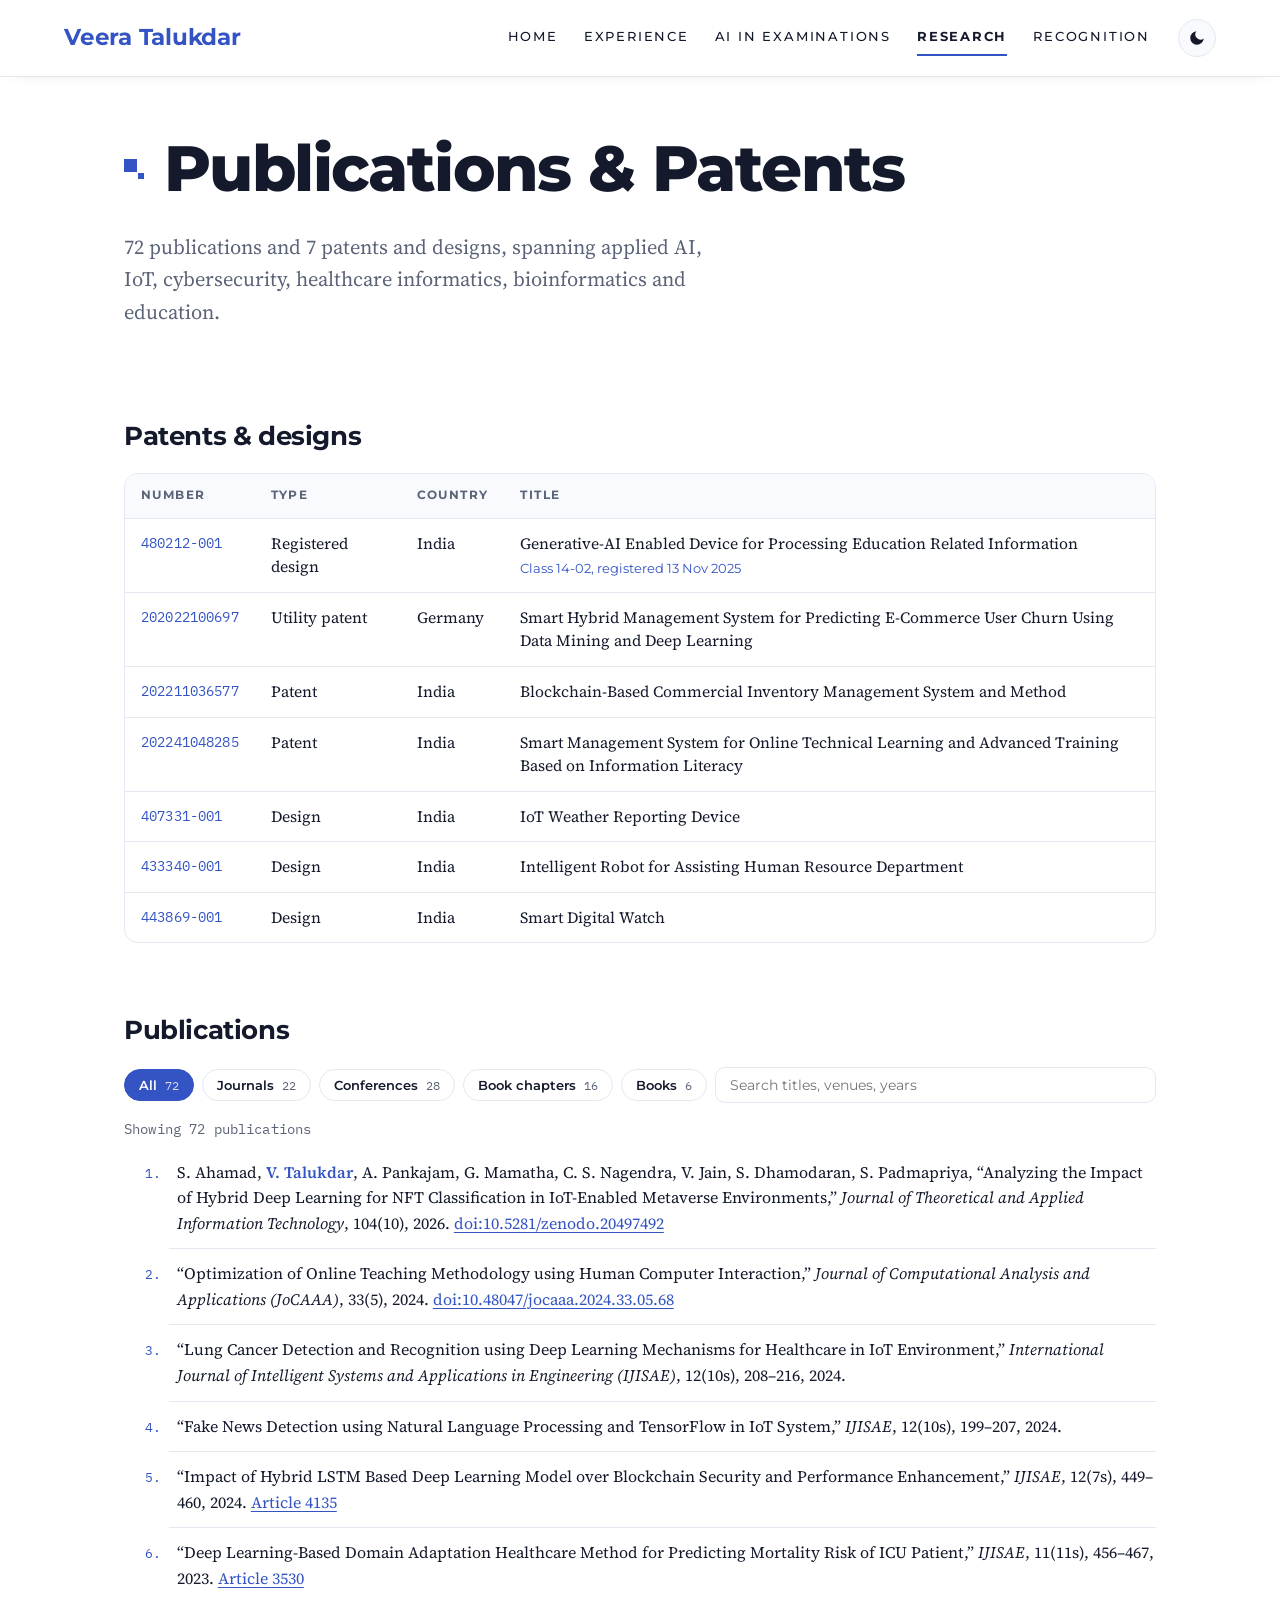
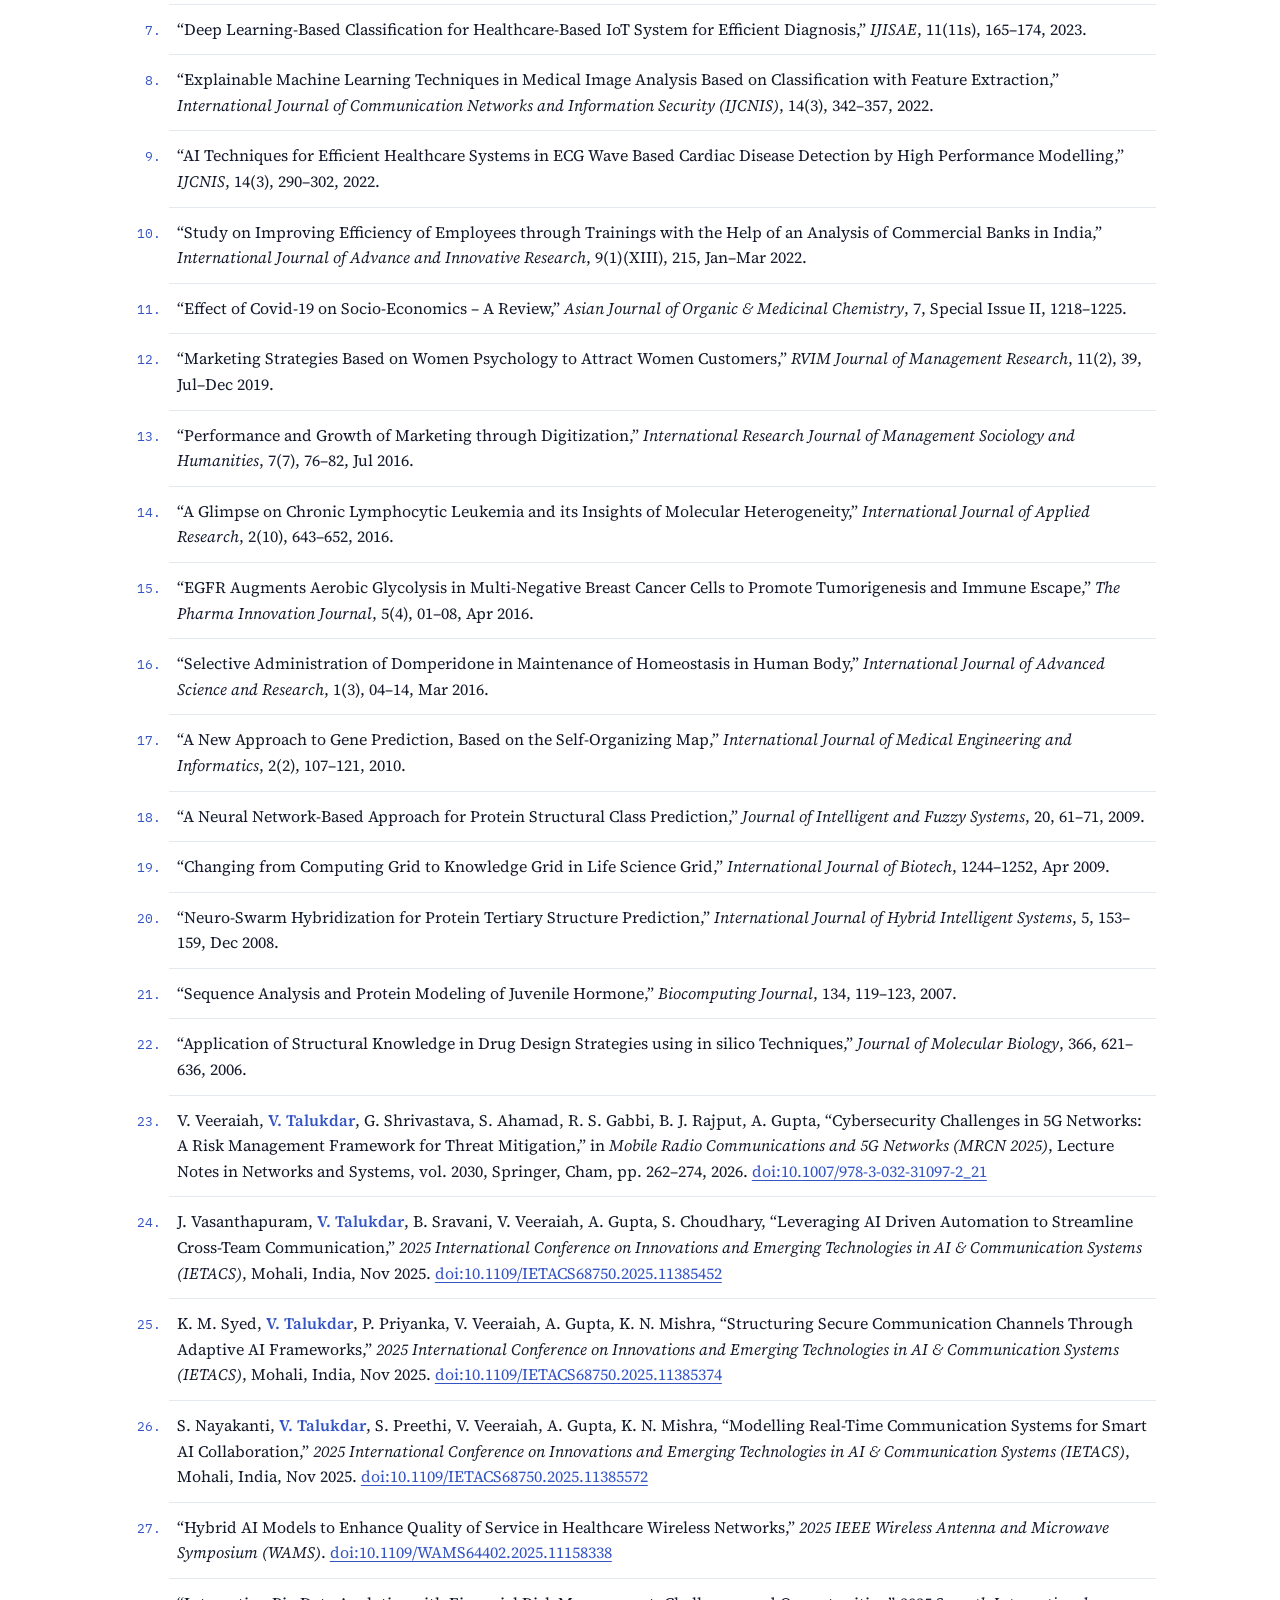
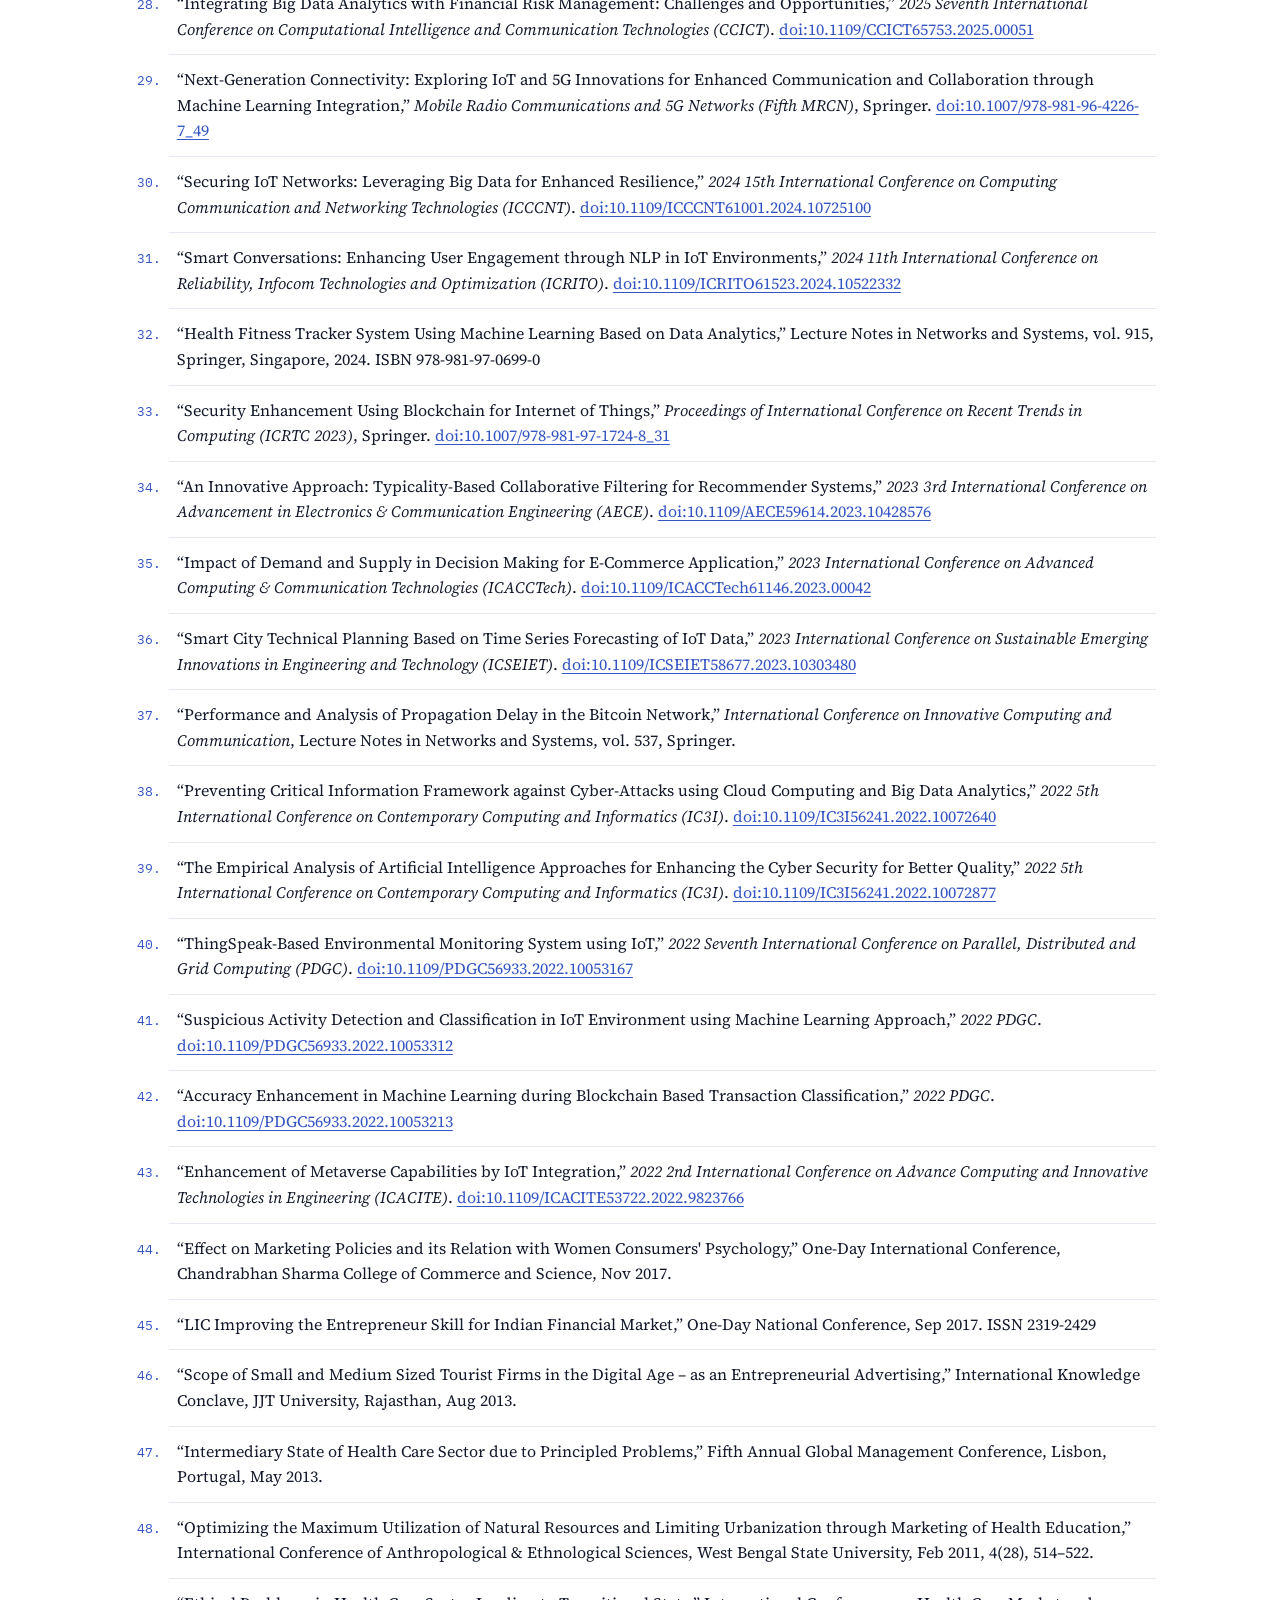
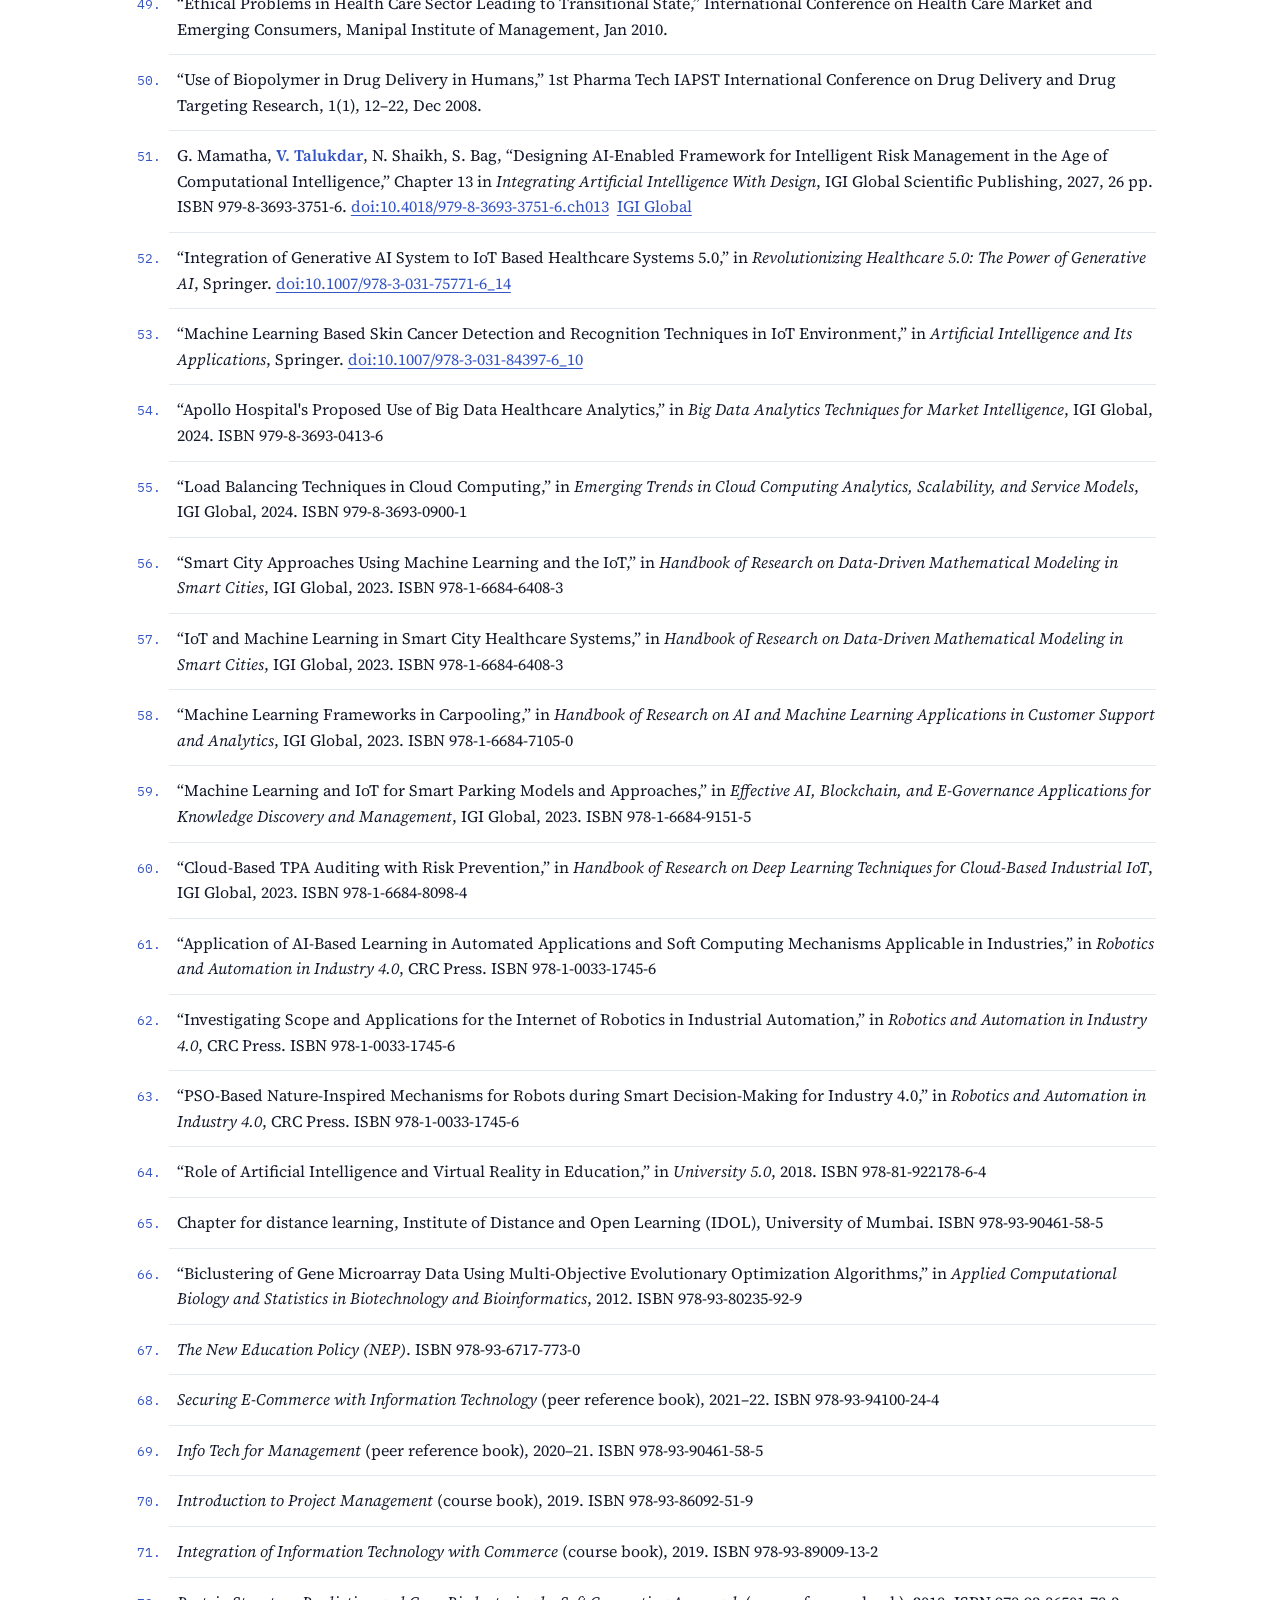
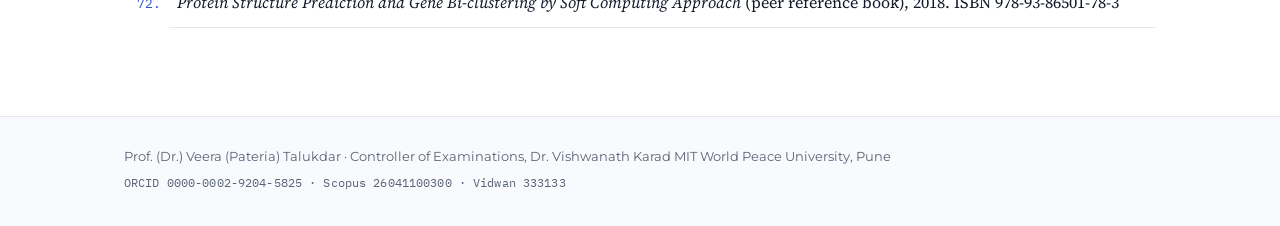
<file: research.html>
<!doctype html>
<html lang="en">
<head>
<meta charset="utf-8">
<meta name="viewport" content="width=device-width, initial-scale=1, viewport-fit=cover">
<title>Research · Veera Talukdar</title>
<link rel="preconnect" href="https://fonts.googleapis.com"><link rel="preconnect" href="https://fonts.gstatic.com" crossorigin><link rel="stylesheet" href="https://fonts.googleapis.com/css2?family=Montserrat:wght@500;600;700;800&amp;family=Source+Serif+4:ital,opsz,wght@0,8..60,400;0,8..60,600;1,8..60,400&amp;family=IBM+Plex+Mono:wght@400;500&amp;display=swap">
<link rel="stylesheet" href="styles.css">
<script>try{var t=localStorage.getItem("vt-theme");if(t)document.documentElement.setAttribute("data-theme",t)}catch(e){}</script>
</head>
<body>
<header class="top">
  <div class="top-in">
    <a class="brand" href="index.html">Veera Talukdar</a>
    <nav aria-label="Site"><ul><li><a href="index.html">Home</a></li><li><a href="experience.html">Experience</a></li><li><a href="ai-in-examinations.html">AI in Examinations</a></li><li><a href="research.html" aria-current="page">Research</a></li><li><a href="recognition.html">Recognition</a></li></ul></nav>
    <button type="button" class="theme-toggle" id="themeToggle" aria-label="Switch to dark theme" title="Switch theme">
      <svg class="i-moon" viewBox="0 0 24 24" width="18" height="18" aria-hidden="true"><path fill="currentColor" d="M21 12.8A9 9 0 1 1 11.2 3a7 7 0 0 0 9.8 9.8Z"/></svg>
      <svg class="i-sun" viewBox="0 0 24 24" width="18" height="18" aria-hidden="true"><circle cx="12" cy="12" r="4.5" fill="currentColor"/><g stroke="currentColor" stroke-width="2" stroke-linecap="round"><path d="M12 2v2.5M12 19.5V22M2 12h2.5M19.5 12H22M4.9 4.9l1.8 1.8M17.3 17.3l1.8 1.8M4.9 19.1l1.8-1.8M17.3 6.7l1.8-1.8"/></g></svg>
    </button>
  </div>
</header>
<main class="sheet">

<header class="page-head">
  <h1>Publications &amp; Patents</h1>
  <p class="lede">72 publications and 7 patents and designs, spanning applied AI, IoT, cybersecurity, healthcare informatics, bioinformatics and education.</p>
</header>

<section>
  <h2>Patents &amp; designs</h2>
  <div class="tablewrap">
    <table>
      <thead><tr><th>Number</th><th>Type</th><th>Country</th><th>Title</th></tr></thead>
      <tbody><tr><td class="mono">480212-001</td><td>Registered design</td><td>India</td><td>Generative-AI Enabled Device for Processing Education Related Information<span class="sub">Class 14-02, registered 13 Nov 2025</span></td></tr><tr><td class="mono">202022100697</td><td>Utility patent</td><td>Germany</td><td>Smart Hybrid Management System for Predicting E-Commerce User Churn Using Data Mining and Deep Learning</td></tr><tr><td class="mono">202211036577</td><td>Patent</td><td>India</td><td>Blockchain-Based Commercial Inventory Management System and Method</td></tr><tr><td class="mono">202241048285</td><td>Patent</td><td>India</td><td>Smart Management System for Online Technical Learning and Advanced Training Based on Information Literacy</td></tr><tr><td class="mono">407331-001</td><td>Design</td><td>India</td><td>IoT Weather Reporting Device</td></tr><tr><td class="mono">433340-001</td><td>Design</td><td>India</td><td>Intelligent Robot for Assisting Human Resource Department</td></tr><tr><td class="mono">443869-001</td><td>Design</td><td>India</td><td>Smart Digital Watch</td></tr></tbody>
    </table>
  </div>
</section>

<section>
  <h2>Publications</h2>
  <div class="filters" role="group" aria-label="Filter publications">
    <button type="button" class="chip" data-filter="all" aria-pressed="true">All <span>72</span></button>
    <button type="button" class="chip" data-filter="journal" aria-pressed="false">Journals <span>22</span></button>
    <button type="button" class="chip" data-filter="conference" aria-pressed="false">Conferences <span>28</span></button>
    <button type="button" class="chip" data-filter="chapter" aria-pressed="false">Book chapters <span>16</span></button>
    <button type="button" class="chip" data-filter="book" aria-pressed="false">Books <span>6</span></button>
    <label class="search"><span class="sr">Search publications</span>
      <input id="pubsearch" type="search" placeholder="Search titles, venues, years"></label>
  </div>
  <p class="count mono" id="pubcount" aria-live="polite">Showing 72</p>
  <ol class="pubs" id="publist">
    <li data-kind="journal">S. Ahamad, <b class="me">V. Talukdar</b>, A. Pankajam, G. Mamatha, C. S. Nagendra, V. Jain, S. Dhamodaran, S. Padmapriya, “Analyzing the Impact of Hybrid Deep Learning for NFT Classification in IoT-Enabled Metaverse Environments,” <i>Journal of Theoretical and Applied Information Technology</i>, 104(10), 2026. <a href="https://doi.org/10.5281/zenodo.20497492">doi:10.5281/zenodo.20497492</a></li><li data-kind="journal">“Optimization of Online Teaching Methodology using Human Computer Interaction,” <i>Journal of Computational Analysis and Applications (JoCAAA)</i>, 33(5), 2024. <a href="https://doi.org/10.48047/jocaaa.2024.33.05.68">doi:10.48047/jocaaa.2024.33.05.68</a></li><li data-kind="journal">“Lung Cancer Detection and Recognition using Deep Learning Mechanisms for Healthcare in IoT Environment,” <i>International Journal of Intelligent Systems and Applications in Engineering (IJISAE)</i>, 12(10s), 208–216, 2024.</li><li data-kind="journal">“Fake News Detection using Natural Language Processing and TensorFlow in IoT System,” <i>IJISAE</i>, 12(10s), 199–207, 2024.</li><li data-kind="journal">“Impact of Hybrid LSTM Based Deep Learning Model over Blockchain Security and Performance Enhancement,” <i>IJISAE</i>, 12(7s), 449–460, 2024. <a href="https://ijisae.org/index.php/IJISAE/article/view/4135">Article 4135</a></li><li data-kind="journal">“Deep Learning-Based Domain Adaptation Healthcare Method for Predicting Mortality Risk of ICU Patient,” <i>IJISAE</i>, 11(11s), 456–467, 2023. <a href="https://ijisae.org/index.php/IJISAE/article/view/3530">Article 3530</a></li><li data-kind="journal">“Deep Learning-Based Classification for Healthcare-Based IoT System for Efficient Diagnosis,” <i>IJISAE</i>, 11(11s), 165–174, 2023.</li><li data-kind="journal">“Explainable Machine Learning Techniques in Medical Image Analysis Based on Classification with Feature Extraction,” <i>International Journal of Communication Networks and Information Security (IJCNIS)</i>, 14(3), 342–357, 2022.</li><li data-kind="journal">“AI Techniques for Efficient Healthcare Systems in ECG Wave Based Cardiac Disease Detection by High Performance Modelling,” <i>IJCNIS</i>, 14(3), 290–302, 2022.</li><li data-kind="journal">“Study on Improving Efficiency of Employees through Trainings with the Help of an Analysis of Commercial Banks in India,” <i>International Journal of Advance and Innovative Research</i>, 9(1)(XIII), 215, Jan–Mar 2022.</li><li data-kind="journal">“Effect of Covid-19 on Socio-Economics – A Review,” <i>Asian Journal of Organic &amp; Medicinal Chemistry</i>, 7, Special Issue II, 1218–1225.</li><li data-kind="journal">“Marketing Strategies Based on Women Psychology to Attract Women Customers,” <i>RVIM Journal of Management Research</i>, 11(2), 39, Jul–Dec 2019.</li><li data-kind="journal">“Performance and Growth of Marketing through Digitization,” <i>International Research Journal of Management Sociology and Humanities</i>, 7(7), 76–82, Jul 2016.</li><li data-kind="journal">“A Glimpse on Chronic Lymphocytic Leukemia and its Insights of Molecular Heterogeneity,” <i>International Journal of Applied Research</i>, 2(10), 643–652, 2016.</li><li data-kind="journal">“EGFR Augments Aerobic Glycolysis in Multi-Negative Breast Cancer Cells to Promote Tumorigenesis and Immune Escape,” <i>The Pharma Innovation Journal</i>, 5(4), 01–08, Apr 2016.</li><li data-kind="journal">“Selective Administration of Domperidone in Maintenance of Homeostasis in Human Body,” <i>International Journal of Advanced Science and Research</i>, 1(3), 04–14, Mar 2016.</li><li data-kind="journal">“A New Approach to Gene Prediction, Based on the Self-Organizing Map,” <i>International Journal of Medical Engineering and Informatics</i>, 2(2), 107–121, 2010.</li><li data-kind="journal">“A Neural Network-Based Approach for Protein Structural Class Prediction,” <i>Journal of Intelligent and Fuzzy Systems</i>, 20, 61–71, 2009.</li><li data-kind="journal">“Changing from Computing Grid to Knowledge Grid in Life Science Grid,” <i>International Journal of Biotech</i>, 1244–1252, Apr 2009.</li><li data-kind="journal">“Neuro-Swarm Hybridization for Protein Tertiary Structure Prediction,” <i>International Journal of Hybrid Intelligent Systems</i>, 5, 153–159, Dec 2008.</li><li data-kind="journal">“Sequence Analysis and Protein Modeling of Juvenile Hormone,” <i>Biocomputing Journal</i>, 134, 119–123, 2007.</li><li data-kind="journal">“Application of Structural Knowledge in Drug Design Strategies using in silico Techniques,” <i>Journal of Molecular Biology</i>, 366, 621–636, 2006.</li><li data-kind="conference">V. Veeraiah, <b class="me">V. Talukdar</b>, G. Shrivastava, S. Ahamad, R. S. Gabbi, B. J. Rajput, A. Gupta, “Cybersecurity Challenges in 5G Networks: A Risk Management Framework for Threat Mitigation,” in <i>Mobile Radio Communications and 5G Networks (MRCN 2025)</i>, Lecture Notes in Networks and Systems, vol. 2030, Springer, Cham, pp. 262–274, 2026. <a href="https://doi.org/10.1007/978-3-032-31097-2_21">doi:10.1007/978-3-032-31097-2_21</a></li><li data-kind="conference">J. Vasanthapuram, <b class="me">V. Talukdar</b>, B. Sravani, V. Veeraiah, A. Gupta, S. Choudhary, “Leveraging AI Driven Automation to Streamline Cross-Team Communication,” <i>2025 International Conference on Innovations and Emerging Technologies in AI &amp; Communication Systems (IETACS)</i>, Mohali, India, Nov 2025. <a href="https://doi.org/10.1109/IETACS68750.2025.11385452">doi:10.1109/IETACS68750.2025.11385452</a></li><li data-kind="conference">K. M. Syed, <b class="me">V. Talukdar</b>, P. Priyanka, V. Veeraiah, A. Gupta, K. N. Mishra, “Structuring Secure Communication Channels Through Adaptive AI Frameworks,” <i>2025 International Conference on Innovations and Emerging Technologies in AI &amp; Communication Systems (IETACS)</i>, Mohali, India, Nov 2025. <a href="https://doi.org/10.1109/IETACS68750.2025.11385374">doi:10.1109/IETACS68750.2025.11385374</a></li><li data-kind="conference">S. Nayakanti, <b class="me">V. Talukdar</b>, S. Preethi, V. Veeraiah, A. Gupta, K. N. Mishra, “Modelling Real-Time Communication Systems for Smart AI Collaboration,” <i>2025 International Conference on Innovations and Emerging Technologies in AI &amp; Communication Systems (IETACS)</i>, Mohali, India, Nov 2025. <a href="https://doi.org/10.1109/IETACS68750.2025.11385572">doi:10.1109/IETACS68750.2025.11385572</a></li><li data-kind="conference">“Hybrid AI Models to Enhance Quality of Service in Healthcare Wireless Networks,” <i>2025 IEEE Wireless Antenna and Microwave Symposium (WAMS)</i>. <a href="https://doi.org/10.1109/WAMS64402.2025.11158338">doi:10.1109/WAMS64402.2025.11158338</a></li><li data-kind="conference">“Integrating Big Data Analytics with Financial Risk Management: Challenges and Opportunities,” <i>2025 Seventh International Conference on Computational Intelligence and Communication Technologies (CCICT)</i>. <a href="https://doi.org/10.1109/CCICT65753.2025.00051">doi:10.1109/CCICT65753.2025.00051</a></li><li data-kind="conference">“Next-Generation Connectivity: Exploring IoT and 5G Innovations for Enhanced Communication and Collaboration through Machine Learning Integration,” <i>Mobile Radio Communications and 5G Networks (Fifth MRCN)</i>, Springer. <a href="https://doi.org/10.1007/978-981-96-4226-7_49">doi:10.1007/978-981-96-4226-7_49</a></li><li data-kind="conference">“Securing IoT Networks: Leveraging Big Data for Enhanced Resilience,” <i>2024 15th International Conference on Computing Communication and Networking Technologies (ICCCNT)</i>. <a href="https://doi.org/10.1109/ICCCNT61001.2024.10725100">doi:10.1109/ICCCNT61001.2024.10725100</a></li><li data-kind="conference">“Smart Conversations: Enhancing User Engagement through NLP in IoT Environments,” <i>2024 11th International Conference on Reliability, Infocom Technologies and Optimization (ICRITO)</i>. <a href="https://doi.org/10.1109/ICRITO61523.2024.10522332">doi:10.1109/ICRITO61523.2024.10522332</a></li><li data-kind="conference">“Health Fitness Tracker System Using Machine Learning Based on Data Analytics,” Lecture Notes in Networks and Systems, vol. 915, Springer, Singapore, 2024. ISBN 978-981-97-0699-0</li><li data-kind="conference">“Security Enhancement Using Blockchain for Internet of Things,” <i>Proceedings of International Conference on Recent Trends in Computing (ICRTC 2023)</i>, Springer. <a href="https://doi.org/10.1007/978-981-97-1724-8_31">doi:10.1007/978-981-97-1724-8_31</a></li><li data-kind="conference">“An Innovative Approach: Typicality-Based Collaborative Filtering for Recommender Systems,” <i>2023 3rd International Conference on Advancement in Electronics &amp; Communication Engineering (AECE)</i>. <a href="https://doi.org/10.1109/AECE59614.2023.10428576">doi:10.1109/AECE59614.2023.10428576</a></li><li data-kind="conference">“Impact of Demand and Supply in Decision Making for E-Commerce Application,” <i>2023 International Conference on Advanced Computing &amp; Communication Technologies (ICACCTech)</i>. <a href="https://doi.org/10.1109/ICACCTech61146.2023.00042">doi:10.1109/ICACCTech61146.2023.00042</a></li><li data-kind="conference">“Smart City Technical Planning Based on Time Series Forecasting of IoT Data,” <i>2023 International Conference on Sustainable Emerging Innovations in Engineering and Technology (ICSEIET)</i>. <a href="https://doi.org/10.1109/ICSEIET58677.2023.10303480">doi:10.1109/ICSEIET58677.2023.10303480</a></li><li data-kind="conference">“Performance and Analysis of Propagation Delay in the Bitcoin Network,” <i>International Conference on Innovative Computing and Communication</i>, Lecture Notes in Networks and Systems, vol. 537, Springer.</li><li data-kind="conference">“Preventing Critical Information Framework against Cyber-Attacks using Cloud Computing and Big Data Analytics,” <i>2022 5th International Conference on Contemporary Computing and Informatics (IC3I)</i>. <a href="https://doi.org/10.1109/IC3I56241.2022.10072640">doi:10.1109/IC3I56241.2022.10072640</a></li><li data-kind="conference">“The Empirical Analysis of Artificial Intelligence Approaches for Enhancing the Cyber Security for Better Quality,” <i>2022 5th International Conference on Contemporary Computing and Informatics (IC3I)</i>. <a href="https://doi.org/10.1109/IC3I56241.2022.10072877">doi:10.1109/IC3I56241.2022.10072877</a></li><li data-kind="conference">“ThingSpeak-Based Environmental Monitoring System using IoT,” <i>2022 Seventh International Conference on Parallel, Distributed and Grid Computing (PDGC)</i>. <a href="https://doi.org/10.1109/PDGC56933.2022.10053167">doi:10.1109/PDGC56933.2022.10053167</a></li><li data-kind="conference">“Suspicious Activity Detection and Classification in IoT Environment using Machine Learning Approach,” <i>2022 PDGC</i>. <a href="https://doi.org/10.1109/PDGC56933.2022.10053312">doi:10.1109/PDGC56933.2022.10053312</a></li><li data-kind="conference">“Accuracy Enhancement in Machine Learning during Blockchain Based Transaction Classification,” <i>2022 PDGC</i>. <a href="https://doi.org/10.1109/PDGC56933.2022.10053213">doi:10.1109/PDGC56933.2022.10053213</a></li><li data-kind="conference">“Enhancement of Metaverse Capabilities by IoT Integration,” <i>2022 2nd International Conference on Advance Computing and Innovative Technologies in Engineering (ICACITE)</i>. <a href="https://doi.org/10.1109/ICACITE53722.2022.9823766">doi:10.1109/ICACITE53722.2022.9823766</a></li><li data-kind="conference">“Effect on Marketing Policies and its Relation with Women Consumers' Psychology,” One-Day International Conference, Chandrabhan Sharma College of Commerce and Science, Nov 2017.</li><li data-kind="conference">“LIC Improving the Entrepreneur Skill for Indian Financial Market,” One-Day National Conference, Sep 2017. ISSN 2319-2429</li><li data-kind="conference">“Scope of Small and Medium Sized Tourist Firms in the Digital Age – as an Entrepreneurial Advertising,” International Knowledge Conclave, JJT University, Rajasthan, Aug 2013.</li><li data-kind="conference">“Intermediary State of Health Care Sector due to Principled Problems,” Fifth Annual Global Management Conference, Lisbon, Portugal, May 2013.</li><li data-kind="conference">“Optimizing the Maximum Utilization of Natural Resources and Limiting Urbanization through Marketing of Health Education,” International Conference of Anthropological &amp; Ethnological Sciences, West Bengal State University, Feb 2011, 4(28), 514–522.</li><li data-kind="conference">“Ethical Problems in Health Care Sector Leading to Transitional State,” International Conference on Health Care Market and Emerging Consumers, Manipal Institute of Management, Jan 2010.</li><li data-kind="conference">“Use of Biopolymer in Drug Delivery in Humans,” 1st Pharma Tech IAPST International Conference on Drug Delivery and Drug Targeting Research, 1(1), 12–22, Dec 2008.</li><li data-kind="chapter">G. Mamatha, <b class="me">V. Talukdar</b>, N. Shaikh, S. Bag, “Designing AI-Enabled Framework for Intelligent Risk Management in the Age of Computational Intelligence,” Chapter 13 in <i>Integrating Artificial Intelligence With Design</i>, IGI Global Scientific Publishing, 2027, 26 pp. ISBN 979-8-3693-3751-6. <a href="https://doi.org/10.4018/979-8-3693-3751-6.ch013">doi:10.4018/979-8-3693-3751-6.ch013</a> &nbsp;<a href="https://www.igi-global.com/gateway/chapter/418468">IGI Global</a></li><li data-kind="chapter">“Integration of Generative AI System to IoT Based Healthcare Systems 5.0,” in <i>Revolutionizing Healthcare 5.0: The Power of Generative AI</i>, Springer. <a href="https://doi.org/10.1007/978-3-031-75771-6_14">doi:10.1007/978-3-031-75771-6_14</a></li><li data-kind="chapter">“Machine Learning Based Skin Cancer Detection and Recognition Techniques in IoT Environment,” in <i>Artificial Intelligence and Its Applications</i>, Springer. <a href="https://doi.org/10.1007/978-3-031-84397-6_10">doi:10.1007/978-3-031-84397-6_10</a></li><li data-kind="chapter">“Apollo Hospital's Proposed Use of Big Data Healthcare Analytics,” in <i>Big Data Analytics Techniques for Market Intelligence</i>, IGI Global, 2024. ISBN 979-8-3693-0413-6</li><li data-kind="chapter">“Load Balancing Techniques in Cloud Computing,” in <i>Emerging Trends in Cloud Computing Analytics, Scalability, and Service Models</i>, IGI Global, 2024. ISBN 979-8-3693-0900-1</li><li data-kind="chapter">“Smart City Approaches Using Machine Learning and the IoT,” in <i>Handbook of Research on Data-Driven Mathematical Modeling in Smart Cities</i>, IGI Global, 2023. ISBN 978-1-6684-6408-3</li><li data-kind="chapter">“IoT and Machine Learning in Smart City Healthcare Systems,” in <i>Handbook of Research on Data-Driven Mathematical Modeling in Smart Cities</i>, IGI Global, 2023. ISBN 978-1-6684-6408-3</li><li data-kind="chapter">“Machine Learning Frameworks in Carpooling,” in <i>Handbook of Research on AI and Machine Learning Applications in Customer Support and Analytics</i>, IGI Global, 2023. ISBN 978-1-6684-7105-0</li><li data-kind="chapter">“Machine Learning and IoT for Smart Parking Models and Approaches,” in <i>Effective AI, Blockchain, and E-Governance Applications for Knowledge Discovery and Management</i>, IGI Global, 2023. ISBN 978-1-6684-9151-5</li><li data-kind="chapter">“Cloud-Based TPA Auditing with Risk Prevention,” in <i>Handbook of Research on Deep Learning Techniques for Cloud-Based Industrial IoT</i>, IGI Global, 2023. ISBN 978-1-6684-8098-4</li><li data-kind="chapter">“Application of AI-Based Learning in Automated Applications and Soft Computing Mechanisms Applicable in Industries,” in <i>Robotics and Automation in Industry 4.0</i>, CRC Press. ISBN 978-1-0033-1745-6</li><li data-kind="chapter">“Investigating Scope and Applications for the Internet of Robotics in Industrial Automation,” in <i>Robotics and Automation in Industry 4.0</i>, CRC Press. ISBN 978-1-0033-1745-6</li><li data-kind="chapter">“PSO-Based Nature-Inspired Mechanisms for Robots during Smart Decision-Making for Industry 4.0,” in <i>Robotics and Automation in Industry 4.0</i>, CRC Press. ISBN 978-1-0033-1745-6</li><li data-kind="chapter">“Role of Artificial Intelligence and Virtual Reality in Education,” in <i>University 5.0</i>, 2018. ISBN 978-81-922178-6-4</li><li data-kind="chapter">Chapter for distance learning, Institute of Distance and Open Learning (IDOL), University of Mumbai. ISBN 978-93-90461-58-5</li><li data-kind="chapter">“Biclustering of Gene Microarray Data Using Multi-Objective Evolutionary Optimization Algorithms,” in <i>Applied Computational Biology and Statistics in Biotechnology and Bioinformatics</i>, 2012. ISBN 978-93-80235-92-9</li><li data-kind="book"><i>The New Education Policy (NEP)</i>. ISBN 978-93-6717-773-0</li><li data-kind="book"><i>Securing E-Commerce with Information Technology</i> (peer reference book), 2021–22. ISBN 978-93-94100-24-4</li><li data-kind="book"><i>Info Tech for Management</i> (peer reference book), 2020–21. ISBN 978-93-90461-58-5</li><li data-kind="book"><i>Introduction to Project Management</i> (course book), 2019. ISBN 978-93-86092-51-9</li><li data-kind="book"><i>Integration of Information Technology with Commerce</i> (course book), 2019. ISBN 978-93-89009-13-2</li><li data-kind="book"><i>Protein Structure Prediction and Gene Bi-clustering by Soft Computing Approach</i> (peer reference book), 2018. ISBN 978-93-86501-78-3</li>
  </ol>
  <p class="empty" id="pubempty" hidden>No publications match that search. Try a shorter word, or choose All.</p>
</section>

</main>
<footer class="foot">
  <div class="foot-in">
    <p>Prof. (Dr.) Veera (Pateria) Talukdar &middot; Controller of Examinations, Dr. Vishwanath Karad MIT World Peace University, Pune</p>
    <p class="mono">ORCID 0000-0002-9204-5825 &middot; Scopus 26041100300 &middot; Vidwan 333133</p>
  </div>
</footer>
<script src="site.js"></script>
</body>
</html>
</file>
<file: styles.css>
/* Layout: white, airy single column; bold geometric headings, serif reading text, mono dates,
   bordered cards for entries. Blue is the only accent. Light by default, dark via the toggle. */
:root {
  --bg: #FFFFFF;
  --surface: #F8FAFD;
  --border: #E3E8F1;
  --ink: #141A2C;
  --muted: #5A6377;
  --accent: #3454C4;
  --accent-soft: #EDF1FC;
  --shadow: 0 1px 2px rgba(20, 26, 44, .04), 0 8px 24px -16px rgba(20, 26, 44, .12);
  --font-display: "Montserrat", "Avenir Next", "Segoe UI", system-ui, sans-serif;
  --font-body: "Source Serif 4", "Iowan Old Style", Georgia, serif;
  --font-mono: "IBM Plex Mono", ui-monospace, "SFMono-Regular", Menlo, monospace;
  color-scheme: light;
}
:root[data-theme="dark"] {
  --bg: #0E1220;
  --surface: #151A2A;
  --border: #262D43;
  --ink: #E8EBF4;
  --muted: #9CA5BC;
  --accent: #8EA6FF;
  --accent-soft: rgba(142, 166, 255, .12);
  --shadow: 0 1px 2px rgba(0, 0, 0, .3), 0 8px 24px -16px rgba(0, 0, 0, .6);
  color-scheme: dark;
}

* { box-sizing: border-box; }
html { -webkit-text-size-adjust: 100%; }
body {
  margin: 0; background: var(--bg); color: var(--ink);
  font-family: var(--font-body); font-size: 1.06rem; line-height: 1.72;
  transition: background-color .2s ease, color .2s ease;
}
a { color: var(--accent); text-underline-offset: .2em; text-decoration-thickness: 1px; }
a:hover { text-decoration-thickness: 2px; }
:focus-visible { outline: 2px solid var(--accent); outline-offset: 3px; border-radius: 3px; }
.mono { font-family: var(--font-mono); font-size: .9rem; letter-spacing: .01em; }
.sr { position: absolute; width: 1px; height: 1px; overflow: hidden; clip: rect(0 0 0 0); white-space: nowrap; }
b, strong { font-weight: 600; }

/* ---------- header ---------- */
.top {
  position: sticky; top: env(safe-area-inset-top, 0px); z-index: 10;
  background: color-mix(in srgb, var(--bg) 94%, transparent);
  backdrop-filter: blur(10px); border-bottom: 1px solid var(--border);
  box-shadow: 0 6px 18px -16px rgba(20, 26, 44, .35);
}
.top-in {
  max-width: 1200px; margin: 0 auto; padding-inline: 24px; padding-block: 18px;
  display: flex; align-items: center; gap: 12px 28px; flex-wrap: wrap;
}
.brand {
  font-family: var(--font-display); font-weight: 700; font-size: 1.45rem; letter-spacing: -.01em;
  color: var(--accent); text-decoration: none; margin-right: auto;
}
.top nav ul { list-style: none; margin: 0; padding: 0; display: flex; flex-wrap: wrap; gap: 4px 26px; }
.top nav a {
  display: block; padding-block: 6px; text-decoration: none; color: var(--ink);
  font-family: var(--font-display); font-size: .8rem; font-weight: 500; letter-spacing: .14em; text-transform: uppercase;
  border-bottom: 2px solid transparent;
}
.top nav a:hover { color: var(--accent); }
.top nav a[aria-current="page"] { font-weight: 700; border-bottom-color: var(--accent); }
.theme-toggle {
  width: 38px; height: 38px; display: grid; place-items: center; border-radius: 50%; cursor: pointer;
  background: var(--surface); color: var(--ink); border: 1px solid var(--border);
}
.theme-toggle:hover { color: var(--accent); border-color: var(--accent); }
.theme-toggle .i-sun { display: none; }
:root[data-theme="dark"] .theme-toggle .i-sun { display: block; }
:root[data-theme="dark"] .theme-toggle .i-moon { display: none; }

/* ---------- page column ---------- */
.sheet {
  max-width: 1080px; margin: 0 auto; padding-inline: 24px; padding-block: 56px 88px;
  display: grid; gap: 72px;
}
.sheet > * { min-width: 0; }

h1, h2, h3 { font-family: var(--font-display); text-wrap: balance; margin: 0; line-height: 1.12; color: var(--ink); }
h1 { font-size: clamp(2.4rem, 5.4vw, 4rem); font-weight: 800; letter-spacing: -.025em; }
h2 { font-size: 1.65rem; font-weight: 700; letter-spacing: -.015em; margin-bottom: 22px; }
h3 { font-size: 1.22rem; font-weight: 700; letter-spacing: -.01em; }
p { margin: 0 0 1em; max-width: 68ch; }
.eyebrow {
  font-family: var(--font-display); font-size: .76rem; text-transform: uppercase; letter-spacing: .16em; font-weight: 600;
  color: var(--accent); margin-bottom: 14px;
}
.lede { font-size: 1.28rem; line-height: 1.6; color: var(--muted); max-width: 60ch; margin-top: 22px; }

/* page title marker: one square and one small square */
.page-head h1, .hero h1 { display: flex; align-items: center; gap: 20px; }
.page-head h1::before, .hero h1::before {
  content: ""; flex: none; width: 20px; height: 20px;
  background:
    linear-gradient(var(--accent), var(--accent)) 0 0 / 13px 13px no-repeat,
    linear-gradient(var(--accent), var(--accent)) 14px 14px / 6px 6px no-repeat;
}
.hero h1 { display: block; }
.hero h1::before { display: none; }

/* ---------- hero ---------- */
.hero { display: grid; grid-template-columns: minmax(0, 1fr) auto; gap: 32px 56px; align-items: center; }
.hero-text { min-width: 0; }
.portrait { margin: 0; }
.portrait img {
  display: block; width: 220px; height: 220px; max-width: 100%; border-radius: 24px; object-fit: cover;
  border: 1px solid var(--border); box-shadow: var(--shadow);
}
.actions { display: flex; flex-wrap: wrap; gap: 12px; margin-top: 30px; }
.btn {
  display: inline-block; padding: 11px 20px; border-radius: 10px; text-decoration: none;
  font-family: var(--font-display); font-weight: 600; font-size: .9rem;
  background: var(--accent); color: var(--bg); border: 1.5px solid var(--accent);
}
.btn:hover { filter: brightness(1.08); text-decoration: none; }
.btn.ghost { background: transparent; color: var(--accent); }
.btn.ghost:hover { background: var(--accent-soft); }

/* ---------- stats ---------- */
.register dl { margin: 0; display: grid; grid-template-columns: repeat(4, minmax(0, 1fr)); gap: 16px; }
.register dl > div {
  min-width: 0; padding: 22px 22px 20px; border: 1px solid var(--border); border-radius: 14px; background: var(--surface);
}
.register dt { font-family: var(--font-display); font-size: .74rem; text-transform: uppercase; letter-spacing: .12em; font-weight: 600; color: var(--muted); }
.register dd { margin: 10px 0 0; display: grid; gap: 4px; }
.register dd b {
  font-family: var(--font-display); font-size: 2.5rem; line-height: 1; font-weight: 800; letter-spacing: -.02em;
  color: var(--accent); font-variant-numeric: tabular-nums;
}
.register dd span { font-size: .92rem; color: var(--muted); line-height: 1.45; }

/* ---------- cards ---------- */
.card { border: 1px solid var(--border); border-radius: 16px; background: var(--surface); padding: 30px 34px; }
.badge {
  width: 66px; height: 66px; flex: none; border-radius: 12px; display: grid; place-items: center;
  background: var(--accent-soft); color: var(--accent);
  font-family: var(--font-display); font-weight: 700; font-size: .82rem; letter-spacing: .04em;
}

/* ---------- split + note ---------- */
.split { display: grid; grid-template-columns: minmax(0, 1.6fr) minmax(0, 1fr); gap: 32px 56px; align-items: start; }
.split > * { min-width: 0; }
.note { border: 1px solid var(--border); border-radius: 16px; background: var(--surface); padding: 26px 28px; }
.note h3 { margin-bottom: 16px; font-size: 1.05rem; }
.note p { font-size: 1rem; }
.plain { list-style: none; margin: 0; padding: 0; display: grid; gap: 14px; }
.plain li { display: grid; gap: 2px; line-height: 1.4; }
.plain b { font-family: var(--font-display); font-size: .92rem; font-weight: 600; }
.plain span { font-family: var(--font-display); font-size: .86rem; color: var(--muted); }
.ticks { margin: 0; padding-left: 22px; display: grid; gap: 10px; }
.ticks li { max-width: 72ch; }
.ticks li::marker { color: var(--accent); }

/* ---------- contact ---------- */
.contact { display: grid; gap: 18px; }
.copyrow { display: flex; flex-wrap: wrap; align-items: center; gap: 10px 14px; }
.copyrow .label { font-family: var(--font-display); font-size: .74rem; text-transform: uppercase; letter-spacing: .14em; font-weight: 600; color: var(--muted); }
.copyrow code { font-family: var(--font-mono); font-size: 1rem; user-select: all; overflow-wrap: anywhere; }
.copy {
  font-family: var(--font-display); font-size: .8rem; font-weight: 600; padding: 6px 14px; border-radius: 8px; cursor: pointer;
  border: 1px solid var(--border); background: var(--surface); color: var(--ink);
}
.copy:hover { border-color: var(--accent); color: var(--accent); }
.links { list-style: none; margin: 0; padding: 0; display: flex; flex-wrap: wrap; gap: 10px; }
.links a {
  display: inline-block; padding: 8px 16px; border-radius: 10px; border: 1px solid var(--border);
  font-family: var(--font-display); font-weight: 600; font-size: .88rem; text-decoration: none;
}
.links a:hover { background: var(--accent-soft); border-color: var(--accent); }

/* ---------- experience ---------- */
.page-head { display: grid; }
.page-head .lede { margin-top: 26px; }
.timeline { list-style: none; margin: 0; padding: 0; display: grid; gap: 22px; }
.role-top { display: grid; grid-template-columns: auto minmax(0, 1fr) auto; gap: 6px 24px; align-items: center; }
.role-id { min-width: 0; }
.org { font-family: var(--font-display); font-size: 1rem; color: var(--muted); margin: 6px 0 0; }
.when { color: var(--muted); margin: 0; white-space: nowrap; font-variant-numeric: tabular-nums; }
.role ul { margin: 24px 0 0; padding-left: calc(66px + 24px + 2px); display: grid; gap: 10px; }
.role li { max-width: 72ch; }

/* ---------- AI page ---------- */
.trio { display: grid; grid-template-columns: repeat(3, minmax(0, 1fr)); gap: 16px; }
.trio > div { min-width: 0; padding: 24px; border: 1px solid var(--border); border-radius: 16px; background: var(--surface); }
.trio p { font-size: 1rem; margin: 0; }
.step {
  font-family: var(--font-display); font-size: .78rem; color: var(--accent); text-transform: uppercase;
  letter-spacing: .14em; font-weight: 700; margin-bottom: 10px !important;
}
.tools { list-style: none; counter-reset: q; margin: 0; padding: 0; display: grid; gap: 14px; }
.tools li {
  counter-increment: q; display: grid; grid-template-columns: 66px minmax(0, 1fr); gap: 2px 24px; align-items: center;
  padding: 22px 28px; border: 1px solid var(--border); border-radius: 16px; background: var(--surface);
}
.tools li::before {
  content: counter(q, decimal-leading-zero); grid-row: span 2; width: 66px; height: 66px; border-radius: 12px;
  display: grid; place-items: center; background: var(--accent-soft); color: var(--accent);
  font-family: var(--font-mono); font-weight: 500; font-size: 1.05rem;
}
.tools h3 { font-size: 1.15rem; }
.tools p { margin: 2px 0 0; color: var(--muted); font-size: 1rem; }

/* ---------- tables ---------- */
.tablewrap { overflow-x: auto; border: 1px solid var(--border); border-radius: 14px; }
table { border-collapse: collapse; width: 100%; min-width: 640px; font-size: .98rem; }
th {
  text-align: left; font-family: var(--font-display); font-size: .72rem; text-transform: uppercase; letter-spacing: .12em;
  font-weight: 700; color: var(--muted); padding: 12px 16px; background: var(--surface); border-bottom: 1px solid var(--border);
}
td { padding: 13px 16px; border-bottom: 1px solid var(--border); vertical-align: top; line-height: 1.5; }
td.mono { white-space: nowrap; color: var(--accent); }
tr:last-child td { border-bottom: 0; }
td .sub { display: block; font-family: var(--font-display); font-size: .82rem; color: var(--accent); margin-top: 4px; }
.pill {
  display: inline-block; font-family: var(--font-display); font-size: .74rem; font-weight: 600; padding: 3px 10px;
  border-radius: 99px; border: 1px solid var(--border); color: var(--muted); white-space: nowrap;
}
.pill.done { color: var(--accent); border-color: transparent; background: var(--accent-soft); }

/* ---------- publications ---------- */
.filters { display: flex; flex-wrap: wrap; gap: 8px; align-items: center; margin-bottom: 14px; }
.chip {
  font-family: var(--font-display); font-size: .84rem; font-weight: 600; cursor: pointer; padding: 7px 14px; border-radius: 99px;
  border: 1px solid var(--border); background: var(--bg); color: var(--ink);
}
.chip span { font-family: var(--font-mono); font-size: .76rem; font-weight: 400; color: var(--muted); margin-left: 4px; }
.chip:hover { border-color: var(--accent); }
.chip[aria-pressed="true"] { border-color: var(--accent); background: var(--accent); color: var(--bg); }
.chip[aria-pressed="true"] span { color: var(--bg); opacity: .8; }
.search { flex: 1 1 220px; display: flex; }
.search input {
  width: 100%; font-family: var(--font-display); font-size: .9rem; padding: 8px 14px; border-radius: 10px;
  border: 1px solid var(--border); background: var(--bg); color: var(--ink);
}
.search input:focus { border-color: var(--accent); outline: none; box-shadow: 0 0 0 3px var(--accent-soft); }
.count { color: var(--muted); margin-bottom: 6px; }
.pubs { margin: 0; padding-left: 2.8rem; display: grid; }
.pubs li { padding-block: 12px; padding-left: 8px; border-bottom: 1px solid var(--border); font-size: 1rem; line-height: 1.6; overflow-wrap: anywhere; }
.pubs li::marker { font-family: var(--font-mono); font-size: .82rem; color: var(--accent); }
.pubs .me { color: var(--accent); }
.empty { color: var(--muted); font-style: italic; }

/* ---------- awards ---------- */
.awards { list-style: none; margin: 0; padding: 0; display: grid; }
.awards li { display: grid; grid-template-columns: 4.2rem minmax(0, 1fr); gap: 16px; padding-block: 14px; border-bottom: 1px solid var(--border); }
.yr { color: var(--accent); padding-top: 3px; font-variant-numeric: tabular-nums; }
.tags { list-style: none; margin: 0; padding: 0; display: flex; flex-wrap: wrap; gap: 8px; }
.tags li {
  font-family: var(--font-display); font-size: .84rem; padding: 7px 14px; border: 1px solid var(--border);
  border-radius: 10px; background: var(--surface);
}

/* ---------- footer ---------- */
.foot { border-top: 1px solid var(--border); background: var(--surface); }
.foot-in { max-width: 1080px; margin: 0 auto; padding-inline: 24px; padding-block: 28px; font-family: var(--font-display); font-size: .84rem; color: var(--muted); }
.foot-in p { margin: 0 0 4px; max-width: none; }
.foot-in .mono { font-size: .78rem; }

@media (prefers-reduced-motion: no-preference) {
  .card, .tools li, .trio > div, .register dl > div { transition: border-color .2s ease, box-shadow .2s ease; }
  .card:hover, .tools li:hover, .trio > div:hover { border-color: color-mix(in srgb, var(--accent) 35%, var(--border)); box-shadow: var(--shadow); }
}

/* ---------- responsive ---------- */
@media (max-width: 960px) {
  .top nav ul { gap: 4px 18px; }
  .register dl { grid-template-columns: repeat(2, minmax(0, 1fr)); }
  .split { grid-template-columns: minmax(0, 1fr); }
  .trio { grid-template-columns: minmax(0, 1fr); }
}
@media (max-width: 640px) {
  .top-in { padding-inline: 16px; padding-block: 12px; }
  .brand { font-size: 1.2rem; }
  .top nav { order: 3; width: 100%; }
  .top nav ul { gap: 2px 16px; }
  .top nav a { font-size: .72rem; letter-spacing: .1em; }
  .sheet { padding-inline: 16px; padding-block: 36px 64px; gap: 52px; }
  .page-head h1 { gap: 14px; }
  .hero { grid-template-columns: minmax(0, 1fr); }
  .portrait { order: -1; }
  .portrait img { width: 140px; height: 140px; border-radius: 18px; }
  .card { padding: 22px 20px; }
  .role-top { grid-template-columns: auto minmax(0, 1fr); }
  .when { grid-column: 2; white-space: normal; }
  .role ul { padding-left: 20px; }
  .badge { width: 52px; height: 52px; font-size: .72rem; }
  .tools li { grid-template-columns: 48px minmax(0, 1fr); padding: 18px; gap: 2px 16px; }
  .tools li::before { width: 48px; height: 48px; font-size: .9rem; }
  .foot-in { padding-inline: 16px; }
}
@media (max-width: 420px) {
  .register dl { grid-template-columns: minmax(0, 1fr); }
}
</file>
